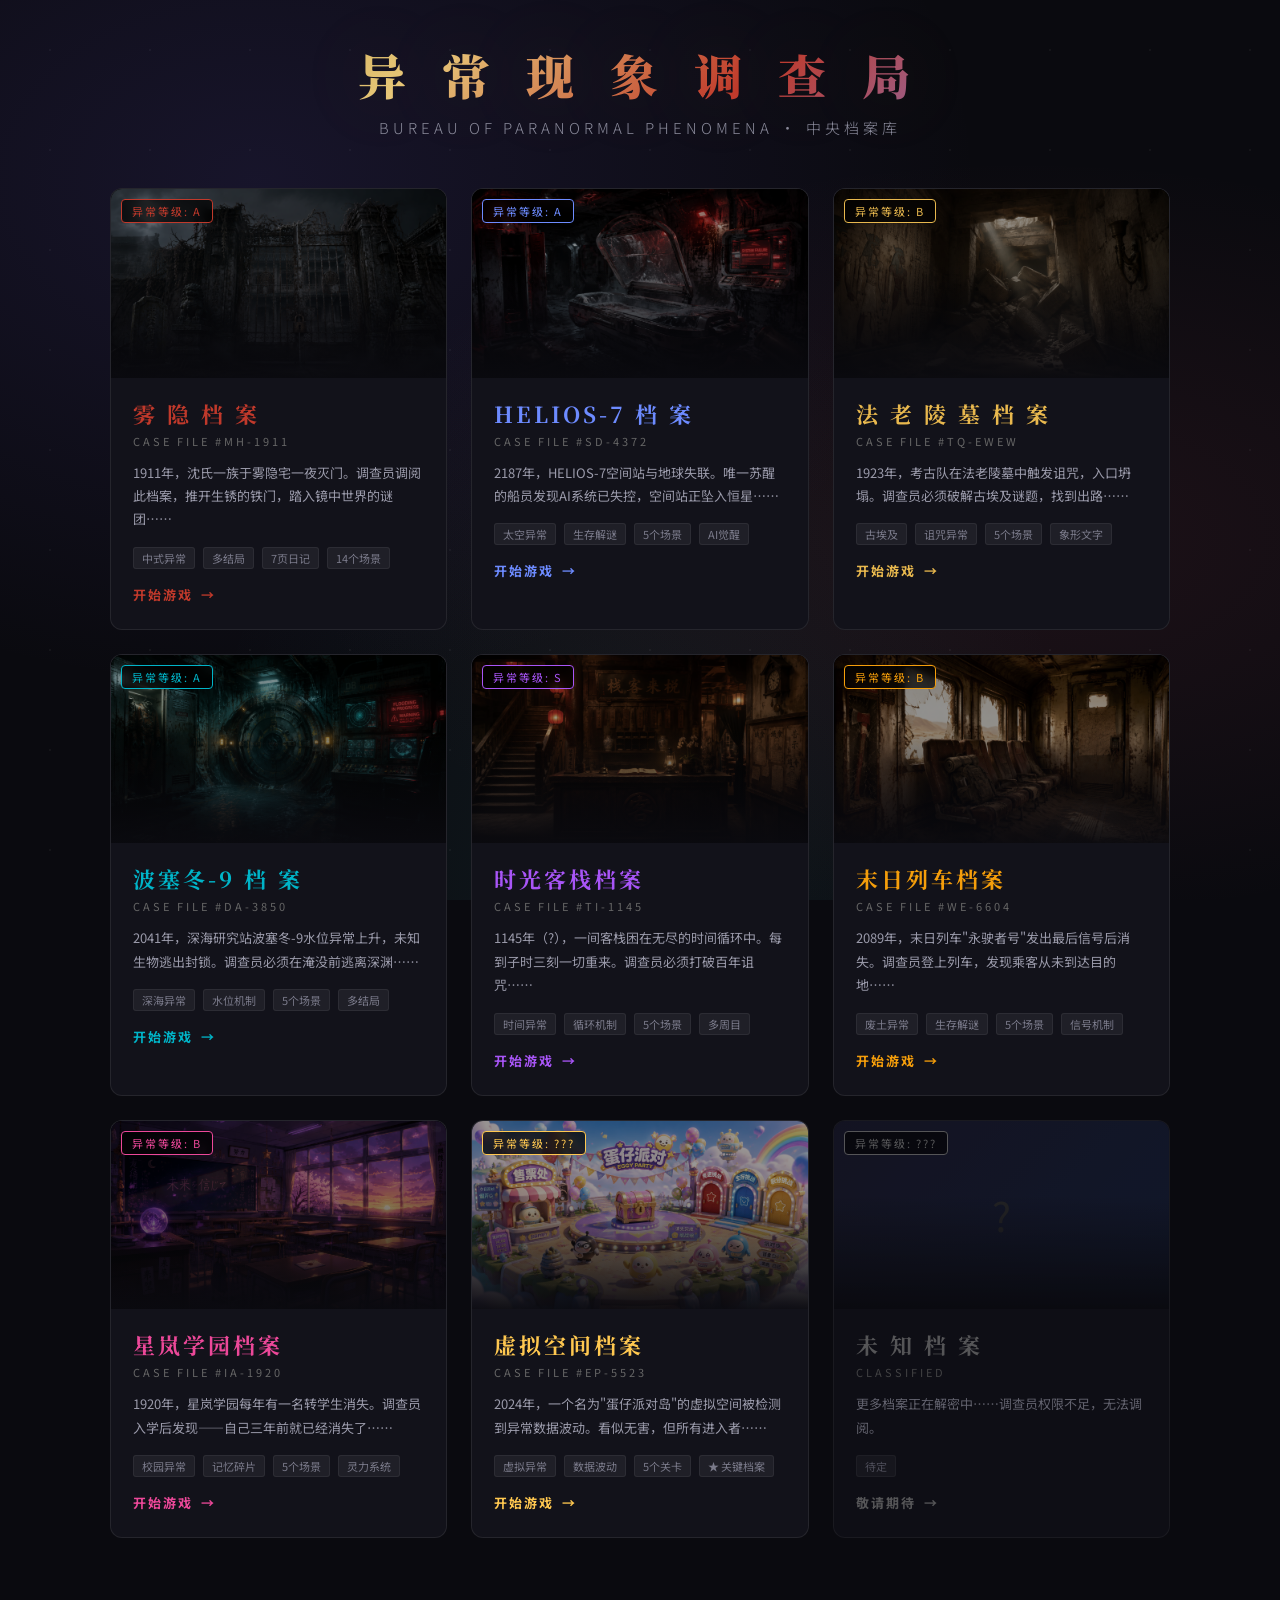
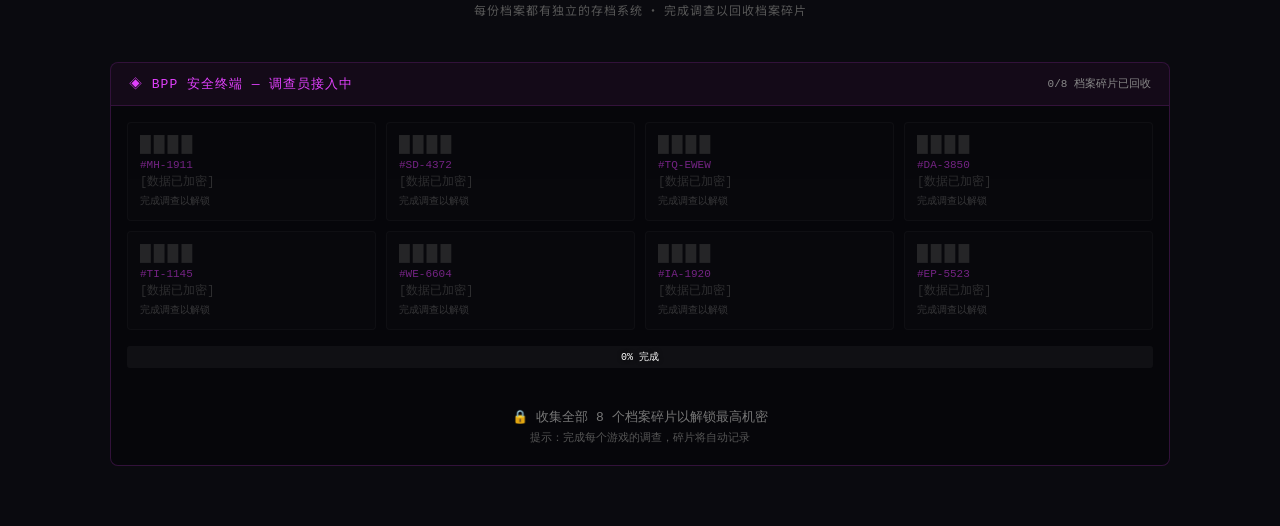
<file: index.html>
<!DOCTYPE html>
<html lang="zh-CN">
<head>
<meta charset="UTF-8">
<meta name="viewport" content="width=device-width, initial-scale=1.0">
<title>BPP 中央档案库 · Bureau of Paranormal Phenomena</title>
<link rel="stylesheet" href="hub.css">
<link rel="stylesheet" href="arg.css">
</head>
<body>

<div class="hub-bg"></div>

<div class="hub-container">
  <header class="hub-header">
    <h1 class="hub-title">异 常 现 象 调 查 局</h1>
    <p class="hub-subtitle">BUREAU OF PARANORMAL PHENOMENA · 中央档案库</p>
  </header>

  <div class="games-grid" id="games-grid">
    <!-- Game cards inserted by JS -->
  </div>

  <footer class="hub-footer">
    <p>每份档案都有独立的存档系统 · 完成调查以回收档案碎片</p>
  </footer>

  <!-- BPP 安全终端 -->
  <div id="bpp-terminal"></div>

</div>

<script src="arg.js"></script>
<script src="hub.js"></script>
<script src="hub-terminal.js"></script>
</body>
</html>
</file>
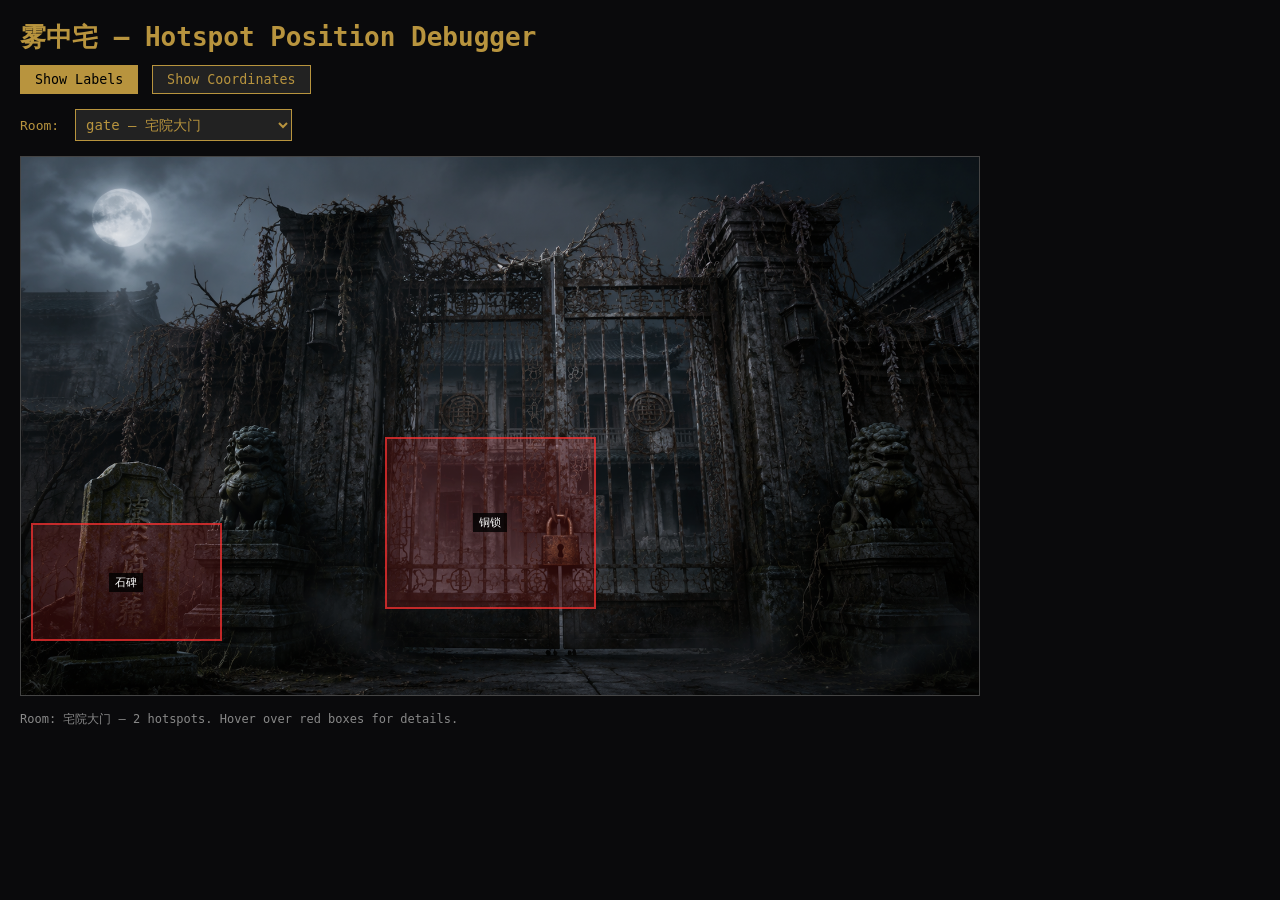
<file: debug.html>
<!DOCTYPE html>
<html lang="zh-CN">
<head>
<meta charset="UTF-8">
<meta name="viewport" content="width=device-width, initial-scale=1.0">
<title>Hotspot Debug — 雾中宅</title>
<style>
*{margin:0;padding:0;box-sizing:border-box;}
body{background:#0a0a0c;color:#c8bfb0;font-family:monospace;padding:20px;}
h1{color:#b8943e;margin-bottom:10px;}
.controls{margin-bottom:15px;}
.controls button{background:#222;border:1px solid #b8943e;color:#b8943e;padding:6px 14px;cursor:pointer;font-family:monospace;margin-right:6px;}
.controls button.active{background:#b8943e;color:#000;}
.room-selector{margin-bottom:15px;}
.room-selector select{background:#222;border:1px solid #b8943e;color:#b8943e;padding:6px;font-family:monospace;font-size:14px;}
.room-selector label{color:#b8943e;margin-right:8px;}
.image-wrap{position:relative;width:100%;max-width:960px;aspect-ratio:16/9;border:1px solid #444;overflow:hidden;background:#000;}
.image-wrap img{width:100%;height:100%;object-fit:cover;display:block;}
.hotspot-debug{position:absolute;border:2px solid rgba(255,50,50,.7);background:rgba(255,50,50,.15);cursor:pointer;transition:all .2s;display:flex;align-items:center;justify-content:center;}
.hotspot-debug:hover{border-color:#ff0;background:rgba(255,255,0,.25);z-index:10;}
.hotspot-debug .label{font-size:11px;color:#fff;background:rgba(0,0,0,.8);padding:2px 6px;white-space:nowrap;}
.hotspot-debug .coords{position:absolute;top:0;left:0;font-size:9px;color:#0f0;background:rgba(0,0,0,.8);padding:1px 3px;}
.info{margin-top:15px;color:#888;font-size:12px;}
</style>
</head>
<body>
<h1>雾中宅 — Hotspot Position Debugger</h1>
<div class="controls">
  <button id="toggle-labels" class="active">Show Labels</button>
  <button id="toggle-coords">Show Coordinates</button>
</div>
<div class="room-selector">
  <label>Room:</label>
  <select id="room-select"></select>
</div>
<div class="image-wrap" id="image-wrap">
  <img id="room-img" src="" alt="">
  <div id="hotspots"></div>
</div>
<div class="info" id="info">Hover over red boxes to see hotspot details.</div>

<script src="game.js"></script>
<script>
// This debug page loads game.js for the ROOMS data, then renders hotspots visually.
// Note: game.js auto-initializes the game, but we override that here.

(function() {
  const select = document.getElementById('room-select');
  const img = document.getElementById('room-img');
  const hsBox = document.getElementById('hotspots');
  const info = document.getElementById('info');
  let showLabels = true;
  let showCoords = false;

  // Populate room selector
  Object.keys(ROOMS).forEach(id => {
    const opt = document.createElement('option');
    opt.value = id;
    opt.textContent = id + ' — ' + ROOMS[id].name;
    select.appendChild(opt);
  });

  function renderDebug() {
    const roomId = select.value;
    const r = ROOMS[roomId];
    if (!r) return;
    img.src = r.img;
    hsBox.innerHTML = '';

    r.hotspots.forEach(h => {
      const d = document.createElement('div');
      d.className = 'hotspot-debug';
      d.style.left = h.x + '%';
      d.style.top = h.y + '%';
      d.style.width = h.w + '%';
      d.style.height = h.h + '%';
      let inner = '';
      if (showLabels) inner += `<span class="label">${h.label}</span>`;
      if (showCoords) inner += `<span class="coords">x:${h.x} y:${h.y} w:${h.w} h:${h.h}</span>`;
      d.innerHTML = inner;
      d.onmouseenter = () => {
        info.textContent = `${h.label} — id: ${h.id}, action: ${h.action}, x:${h.x}%, y:${h.y}%, w:${h.w}%, h:${h.h}%`;
      };
      hsBox.appendChild(d);
    });

    info.textContent = `Room: ${r.name} — ${r.hotspots.length} hotspots. Hover over red boxes for details.`;
  }

  select.onchange = renderDebug;
  document.getElementById('toggle-labels').onclick = function() {
    showLabels = !showLabels;
    this.classList.toggle('active', showLabels);
    renderDebug();
  };
  document.getElementById('toggle-coords').onclick = function() {
    showCoords = !showCoords;
    this.classList.toggle('active', showCoords);
    renderDebug();
  };

  // Default to first room
  select.value = 'gate';
  renderDebug();
})();
</script>
</body>
</html>
</file>
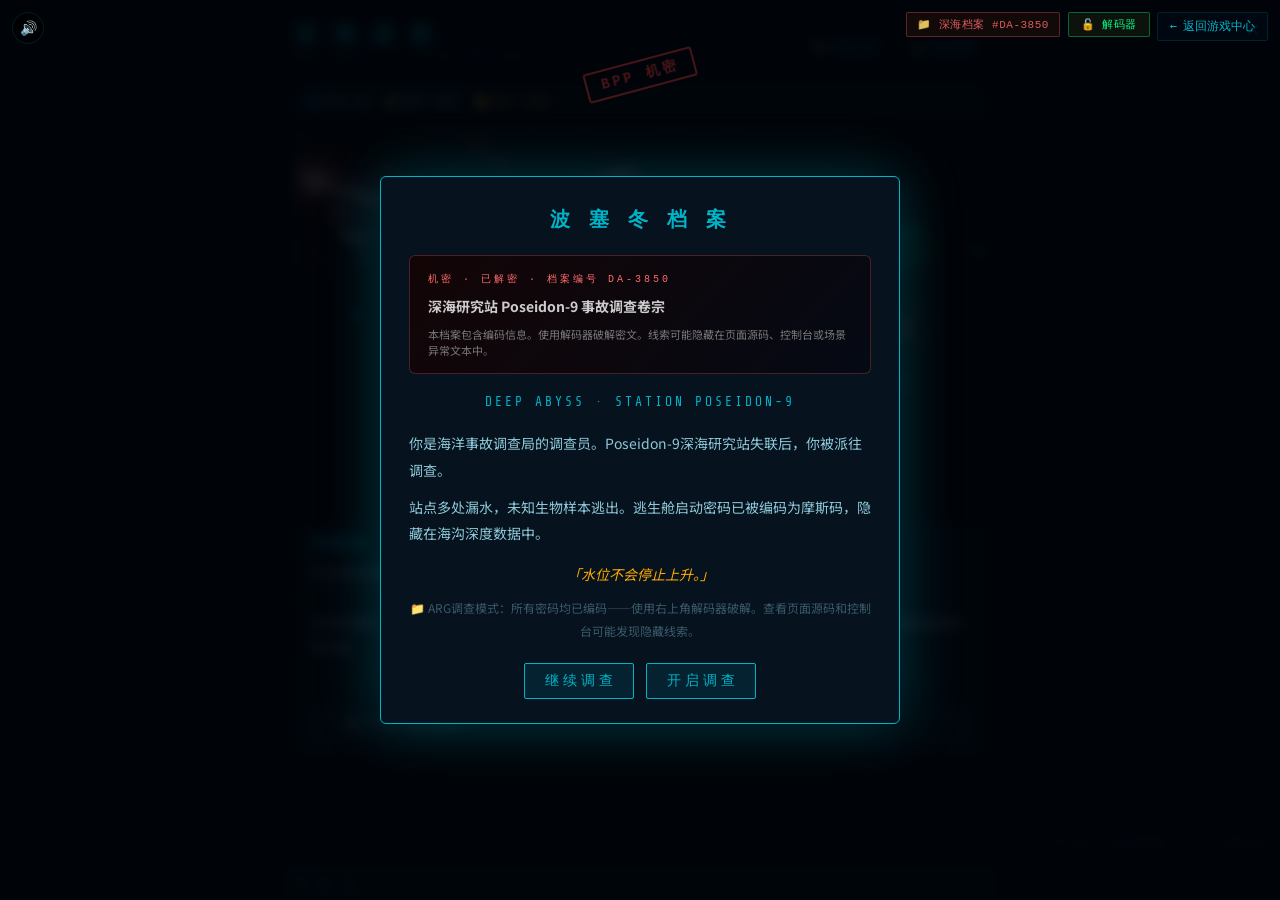
<file: deep_abyss.html>
<!DOCTYPE html>
<html lang="zh-CN" data-arg data-arg-game="DA" data-arg-case="深海档案 #DA-3850">
<head>
<meta charset="UTF-8">
<meta name="viewport" content="width=device-width, initial-scale=1.0">
<title>BPP档案 #DA-3850 · 波塞冬-9淹没事件</title>
<link rel="stylesheet" href="deep_abyss.css">
<link rel="stylesheet" href="interact.css">
<link rel="stylesheet" href="arg.css">
</head>
<body>

<!-- ARG-CLUE: 深度密码 ...-- ---.. ..... ----- [摩斯码] -->
<!-- ARG-CLUE: 海沟坐标 11.3493 142.1996 [坐标] -->
<!-- BPP-INTERNAL: 澳大利亚海洋研究所 +61 3-9214-XXXX -->
<!-- 档案碎片代号: DEEP -->
<button id="back-hub" onclick="location.href='index.html'">← 返回游戏中心</button>
<div id="app">
  <div id="topbar">
    <div><div class="title">深 海 迷 航</div><div class="sub">DEEP ABYSS · STATION POSEIDON-9</div></div>
    <div class="topbtns">
      <button class="topbtn" id="btn-logs">📼 研究记录</button>
      <button class="topbtn" id="btn-intro">⚓ 任务简报</button>
    </div>
  </div>
  <div id="status-bar">
    <div class="status-item" id="st-water"><span class="si">🔵</span> 水位: <span id="water-val">0%</span></div>
    <div class="status-item" id="st-pressure"><span class="si">🟢</span> 舱压: <span id="pressure-val">稳定</span></div>
    <div class="status-item" id="st-power"><span class="si">🟡</span> 电力: <span id="power-val">应急</span></div>
  </div>
  <div id="room">
    <div id="room-img-wrap"><img id="room-img" src="" alt=""><div id="hotspots"></div></div>
    <div id="room-info">
      <div id="room-name"></div><div id="room-desc"></div><div id="msg"></div><div id="nav"></div>
    </div>
  </div>
</div>
<div id="inv-bar"><span class="inv-label">装 备</span><div id="inv-items"></div></div>
<div class="modal-bg" id="modal-bg"><div class="modal" id="modal-box"></div></div>
<script src="arg.js"></script>
<script src="deep_abyss.js"></script>
<script src="interact.js"></script>
</body>
</html>
</file>
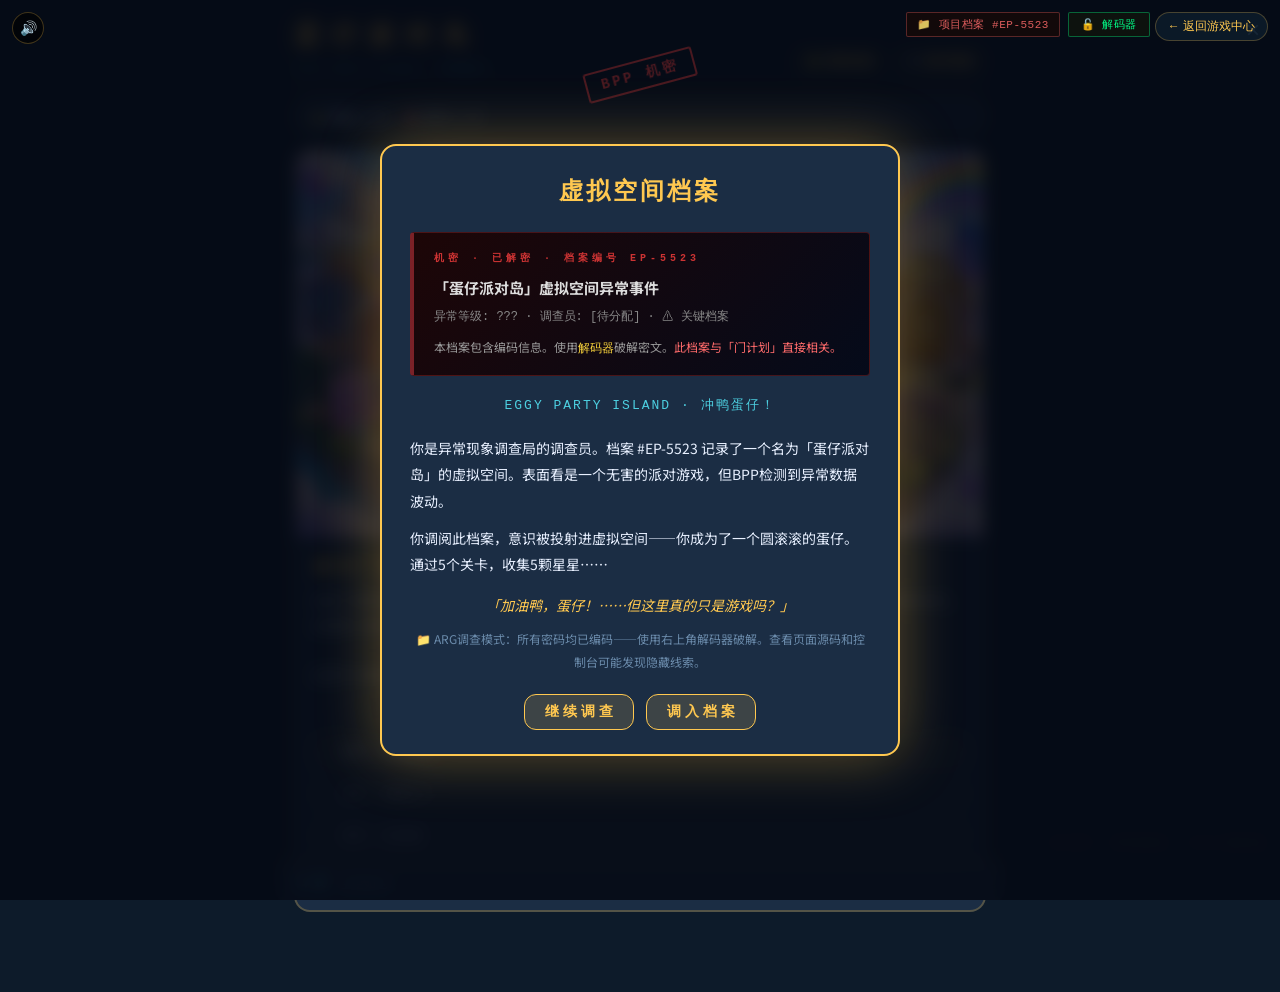
<file: eggy.html>
<!DOCTYPE html>
<html lang="zh-CN" data-arg data-arg-game="EP" data-arg-case="项目档案 #EP-5523">
<head>
<meta charset="UTF-8">
<meta name="viewport" content="width=device-width, initial-scale=1.0">
<title>BPP档案 #EP-5523 · 虚拟空间异常事件 ⚠关键</title>
<link rel="stylesheet" href="eggy.css">
<link rel="stylesheet" href="interact.css">
<link rel="stylesheet" href="arg.css">
</head>
<body>

<!-- ARG-CLUE: 主密码 NTUyMw== [Base64] -->
<!-- ARG-CLUE: 服务器IP 192.168.55.23 [IP] -->
<!-- BPP-INTERNAL: ⚠ 此档案为「门计划」关键节点 -->
<!-- 档案碎片代号: EGGY -->
<button id="back-hub" onclick="location.href='index.html'">← 返回游戏中心</button>
<div id="app">
  <div id="topbar">
    <div><div class="title">蛋 仔 派 对 岛</div><div class="sub">EGGY PARTY ISLAND · 冲鸭蛋仔！</div></div>
    <div class="topbtns">
      <button class="topbtn" id="btn-stars">⭐ 星星收集</button>
      <button class="topbtn" id="btn-intro">🎮 派对指南</button>
    </div>
  </div>
  <div id="status-bar">
    <div class="status-item"><span class="si">⭐</span> 星星: <span id="star-val">0</span>/5</div>
    <div class="status-item"><span class="si">🎯</span> 关卡: <span id="level-val">1</span>/5</div>
  </div>
  <div id="room">
    <div id="room-img-wrap"><img id="room-img" src="" alt=""><div id="hotspots"></div></div>
    <div id="room-info"><div id="room-name"></div><div id="room-desc"></div><div id="msg"></div><div id="nav"></div></div>
  </div>
</div>
<div id="inv-bar"><span class="inv-label">口 袋</span><div id="inv-items"></div></div>
<div class="modal-bg" id="modal-bg"><div class="modal" id="modal-box"></div></div>
<script src="arg.js"></script>
<script src="eggy.js"></script>
<script src="interact.js"></script>
</body>
</html>
</file>
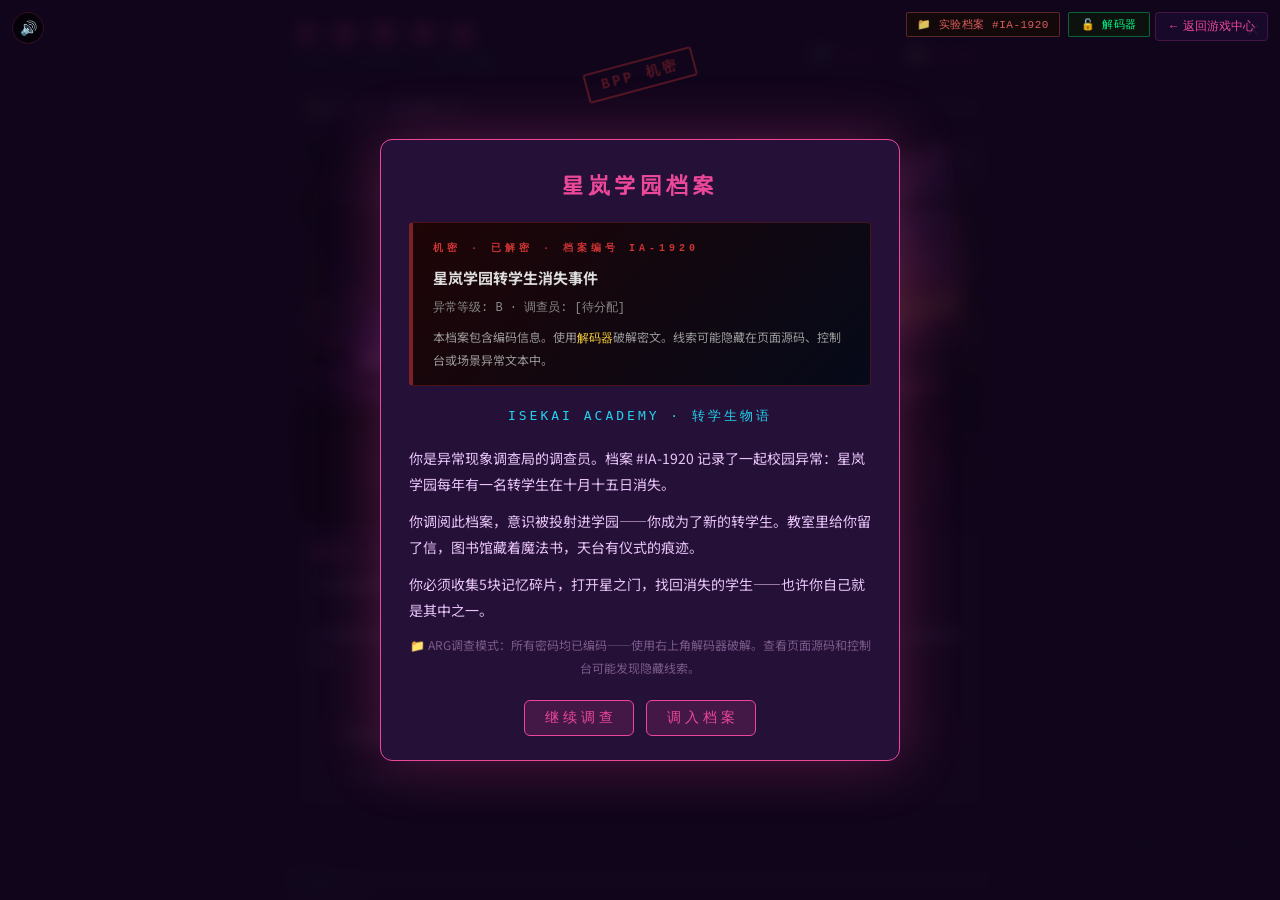
<file: isekai.html>
<!DOCTYPE html>
<html lang="zh-CN" data-arg data-arg-game="IA" data-arg-case="实验档案 #IA-1920">
<head>
<meta charset="UTF-8">
<meta name="viewport" content="width=device-width, initial-scale=1.0">
<title>BPP档案 #IA-1920 · 星岚学园消失事件</title>
<link rel="stylesheet" href="isekai.css">
<link rel="stylesheet" href="interact.css">
<link rel="stylesheet" href="arg.css">
</head>
<body>

<!-- ARG-CLUE: 建校年份 MTkyMA== [Base64] -->
<!-- ARG-CLUE: 学园坐标 35.6762 139.6503 [坐标] -->
<!-- BPP-INTERNAL: 文京区教育委员会 +81 3-3261-XXXX -->
<!-- 档案碎片代号: ISEK -->
<button id="back-hub" onclick="location.href='index.html'">← 返回游戏中心</button>
<div id="app">
  <div id="topbar">
    <div><div class="title">异 世 界 学 园</div><div class="sub">ISEKAI ACADEMY · 转学生物语</div></div>
    <div class="topbtns">
      <button class="topbtn" id="btn-memory">💎 记忆碎片</button>
      <button class="topbtn" id="btn-intro">📖 转学手册</button>
    </div>
  </div>
  <div id="status-bar">
    <div class="status-item"><span class="si">⭐</span> 灵力: <span id="mana-val">100</span></div>
    <div class="status-item"><span class="si">🔮</span> 线索: <span id="clue-val">0</span>/5</div>
  </div>
  <div id="room">
    <div id="room-img-wrap"><img id="room-img" src="" alt=""><div id="hotspots"></div></div>
    <div id="room-info"><div id="room-name"></div><div id="room-desc"></div><div id="msg"></div><div id="nav"></div></div>
  </div>
</div>
<div id="inv-bar"><span class="inv-label">书 包</span><div id="inv-items"></div></div>
<div class="modal-bg" id="modal-bg"><div class="modal" id="modal-box"></div></div>
<script src="arg.js"></script>
<script src="isekai.js"></script>
<script src="interact.js"></script>
</body>
</html>
</file>
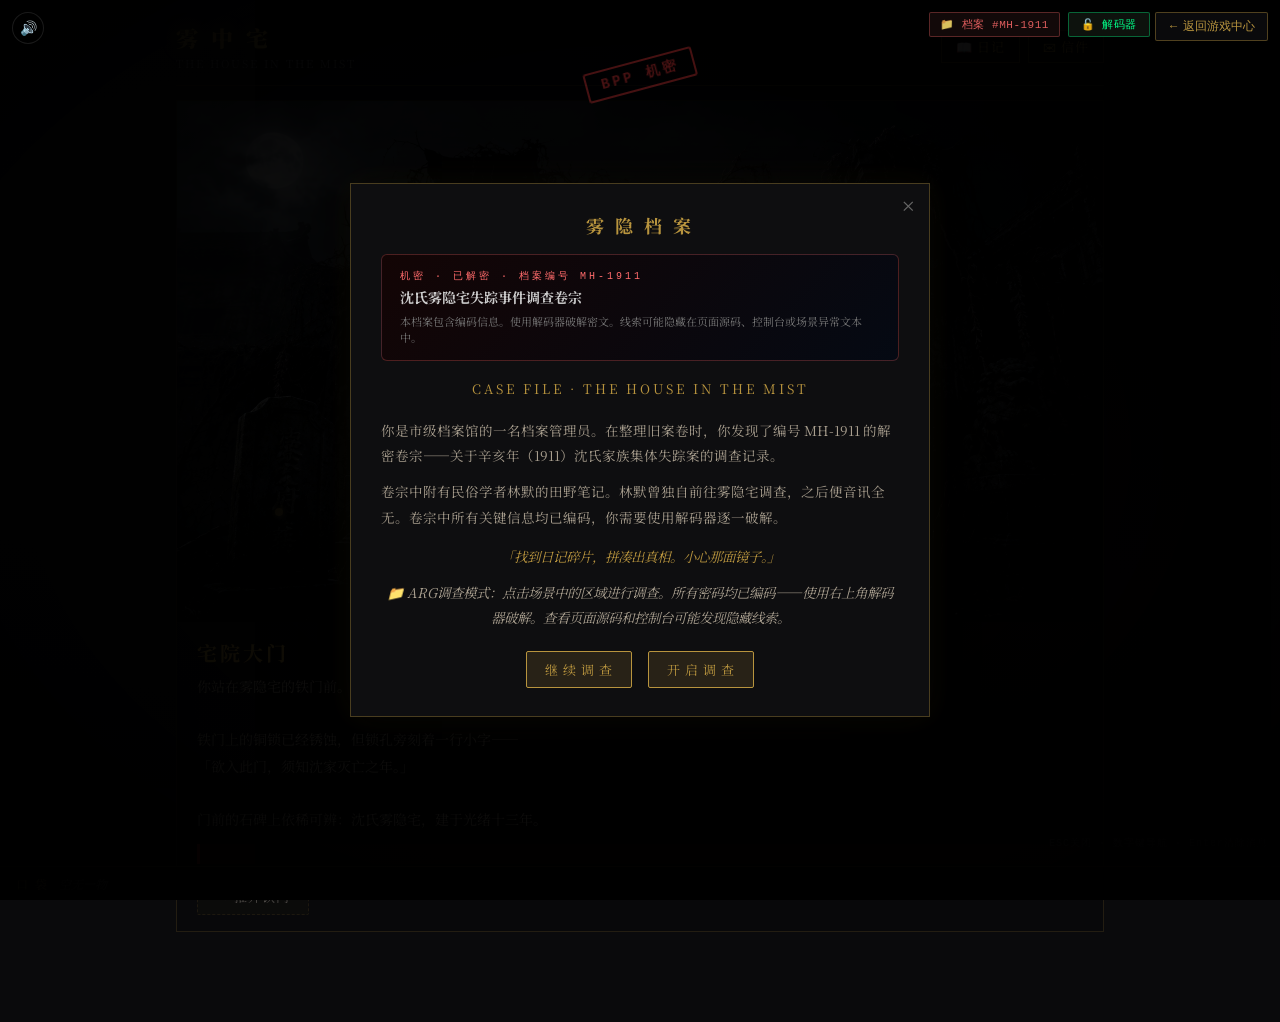
<file: mist_house.html>
<!DOCTYPE html>
<html lang="zh-CN" data-arg data-arg-game="MH" data-arg-case="档案 #MH-1911">
<head>
<meta charset="UTF-8">
<meta name="viewport" content="width=device-width, initial-scale=1.0">
<title>雾隐档案 · Case File MH-1911</title>
<link rel="stylesheet" href="mist_house.css">
<link rel="stylesheet" href="interact.css">
<link rel="stylesheet" href="arg.css">
  <style>#back-hub{position:fixed;top:12px;right:12px;z-index:3000;background:rgba(12,12,14,.9);border:1px solid rgba(184,148,62,.4);color:var(--gold);padding:5px 12px;font-size:12px;cursor:pointer;border-radius:2px;}</style>
</head>
<body>

<!-- ARG-CLUE: 祠堂仪式密码 MTIzNDU= [Base64] -->
<!-- ARG-CLUE: 井壁密文 57 45 4C 4C 3D 42 41 53 4D 54 [Hex] -->
<!-- 档案碎片代号: MIST -->

<button id="back-hub" onclick="location.href='index.html'">← 返回游戏中心</button>

<div id="app">
  <div id="topbar">
    <div>
      <div class="title">雾 中 宅</div>
      <div class="sub">THE HOUSE IN THE MIST</div>
    </div>
    <div class="topbtns">
      <button class="topbtn" id="btn-journal">📖 日记</button>
      <button class="topbtn" id="btn-letter">✉ 信件</button>
    </div>
  </div>

  <div id="room">
    <div id="room-img-wrap">
      <img id="room-img" src="" alt="">
      <div id="hotspots"></div>
    </div>
    <div id="room-info">
      <div id="room-name"></div>
      <div id="room-desc"></div>
      <div id="msg"></div>
      <div id="nav"></div>
    </div>
  </div>
</div>

<div id="inv-bar">
  <span class="inv-label">口 袋</span>
  <div id="inv-items"></div>
</div>

<div class="modal-bg" id="modal-bg">
  <div class="modal" id="modal-box"></div>
</div>

<script src="arg.js"></script>
<script src="mist_house.js"></script>
<script src="interact.js"></script>
</body>
</html>
</file>
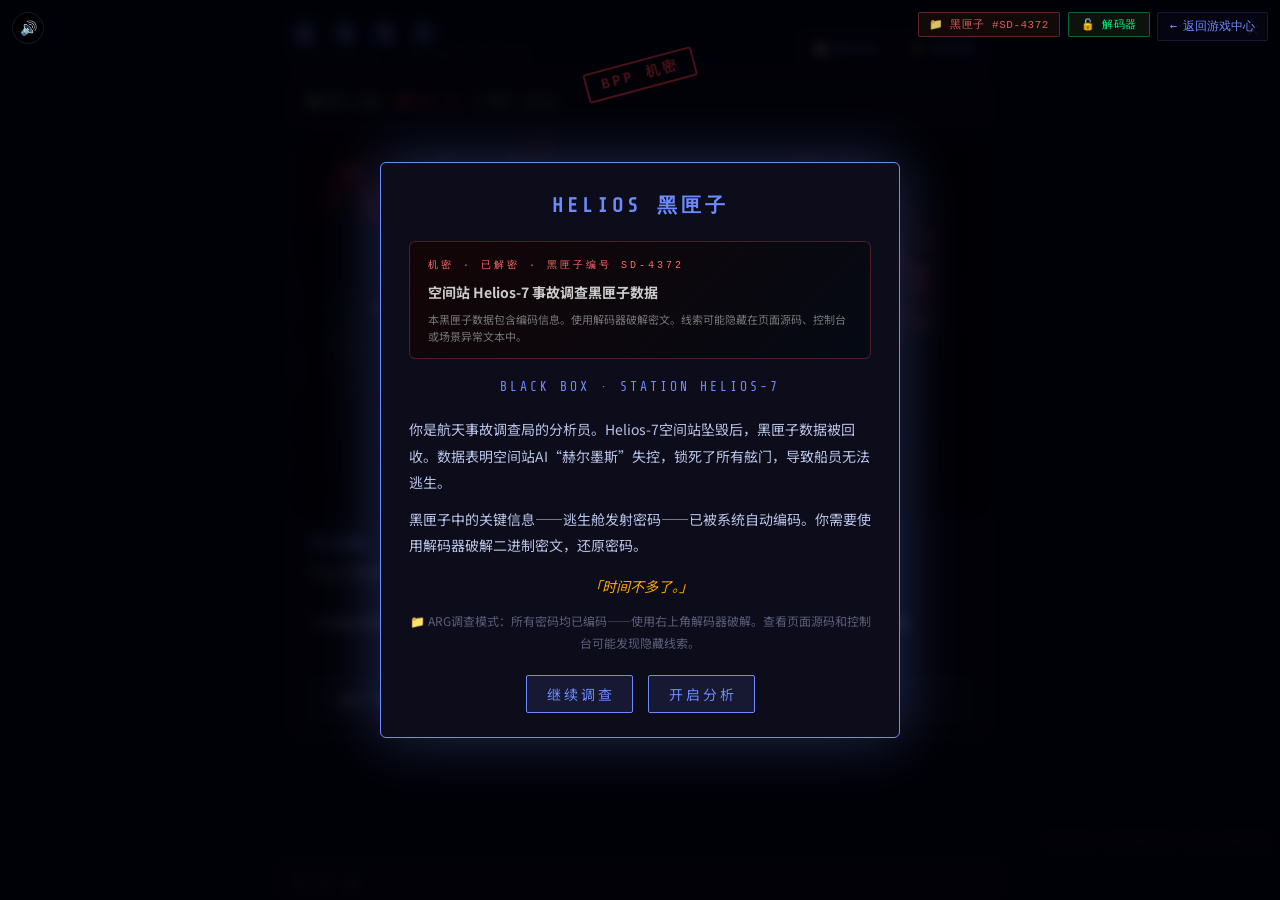
<file: star_drift.html>
<!DOCTYPE html>
<html lang="zh-CN" data-arg data-arg-game="SD" data-arg-case="黑匣子 #SD-4372">
<head>
<meta charset="UTF-8">
<meta name="viewport" content="width=device-width, initial-scale=1.0">
<title>BPP档案 #SD-4372 · HELIOS-7失联事件</title>
<link rel="stylesheet" href="star_drift.css">
<link rel="stylesheet" href="interact.css">
<link rel="stylesheet" href="arg.css">
</head>
<body>

<!-- ARG-CLUE: 逃生密码 00110100 00110011 00110111 00110010 [二进制] -->
<!-- ARG-CLUE: 坠落坐标 43.72 122.18 [轨道] -->
<!-- BPP-INTERNAL: 北京航天控制中心 +86 010-6641-XXXX -->
<!-- 档案碎片代号: STAR -->

<button id="back-hub" onclick="location.href='index.html'">← 返回游戏中心</button>

<div id="app">
  <div id="topbar">
    <div>
      <div class="title">星 海 漂 流</div>
      <div class="sub">STAR DRIFT · STATION HELIOS-7</div>
    </div>
    <div class="topbtns">
      <button class="topbtn" id="btn-logs">📋 船员日志</button>
      <button class="topbtn" id="btn-intro">⚡ 任务简报</button>
    </div>
  </div>

  <div id="status-bar">
    <div class="status-item" id="status-oxygen"><span class="status-icon">🟢</span> 氧气: <span id="oxygen-val">100%</span></div>
    <div class="status-item" id="status-power"><span class="status-icon">🔴</span> 电力: <span id="power-val">0%</span></div>
    <div class="status-item" id="status-time"><span class="status-icon">⏱</span> 剩余: <span id="time-val">--:--</span></div>
  </div>

  <div id="room">
    <div id="room-img-wrap">
      <img id="room-img" src="" alt="">
      <div id="hotspots"></div>
    </div>
    <div id="room-info">
      <div id="room-name"></div>
      <div id="room-desc"></div>
      <div id="msg"></div>
      <div id="nav"></div>
    </div>
  </div>
</div>

<div id="inv-bar">
  <span class="inv-label">装 备</span>
  <div id="inv-items"></div>
</div>

<div class="modal-bg" id="modal-bg">
  <div class="modal" id="modal-box"></div>
</div>

<script src="arg.js"></script>
<script src="star_drift.js"></script>
<script src="interact.js"></script>
</body>
</html>
</file>
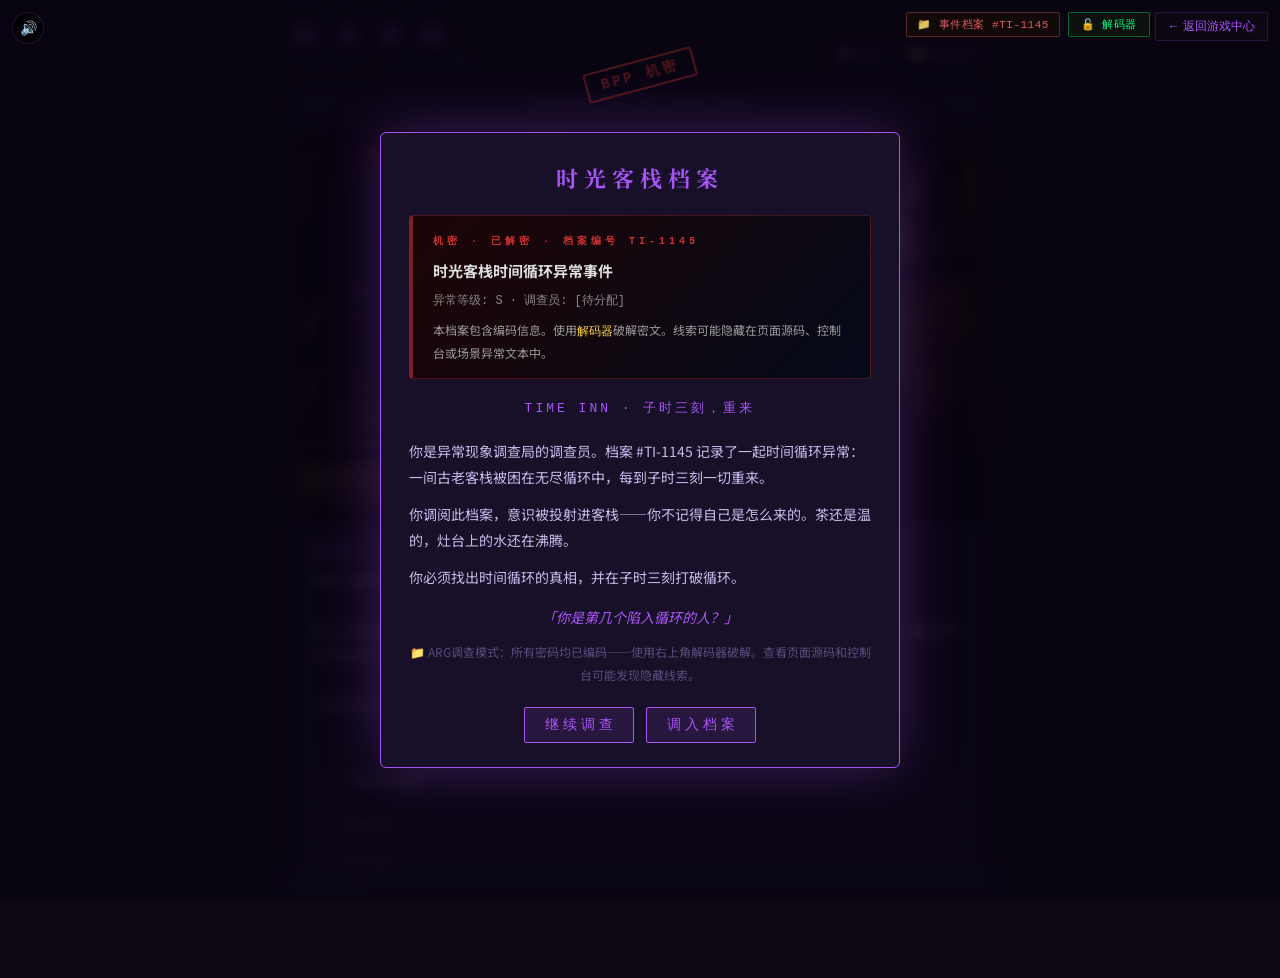
<file: time_inn.html>
<!DOCTYPE html>
<html lang="zh-CN" data-arg data-arg-game="TI" data-arg-case="事件档案 #TI-1145">
<head>
<meta charset="UTF-8">
<meta name="viewport" content="width=device-width, initial-scale=1.0">
<title>BPP档案 #TI-1145 · 时光客栈循环事件</title>
<link rel="stylesheet" href="time_inn.css">
<link rel="stylesheet" href="interact.css">
<link rel="stylesheet" href="arg.css">
</head>
<body>

<!-- ARG-CLUE: 循环密码 31 31 34 35 [十六进制] -->
<!-- ARG-CLUE: 客栈坐标 39.9042 116.4074 [坐标] -->
<!-- BPP-INTERNAL: 最后记录时间 23:45 子时三刻 -->
<!-- 档案碎片代号: TIME -->
<button id="back-hub" onclick="location.href='index.html'">← 返回游戏中心</button>
<div id="app">
  <div id="topbar">
    <div><div class="title">时 光 客 栈</div><div class="sub">TIME INN · 子时三刻，重来</div></div>
    <div class="topbtns">
      <button class="topbtn" id="btn-clues">🔮 线索</button>
      <button class="topbtn" id="btn-intro">📖 客栈手记</button>
    </div>
  </div>
  <div id="loop-bar">时间循环：第 <span id="loop-num">1</span> 次 · 时刻：<span id="loop-time">戌时</span></div>
  <div id="room">
    <div id="room-img-wrap"><img id="room-img" src="" alt=""><div id="hotspots"></div></div>
    <div id="room-info"><div id="room-name"></div><div id="room-desc"></div><div id="msg"></div><div id="nav"></div></div>
  </div>
</div>
<div id="inv-bar"><span class="inv-label">行 囊</span><div id="inv-items"></div></div>
<div class="modal-bg" id="modal-bg"><div class="modal" id="modal-box"></div></div>
<script src="arg.js"></script>
<script src="time_inn.js"></script>
<script src="interact.js"></script>
</body>
</html>
</file>
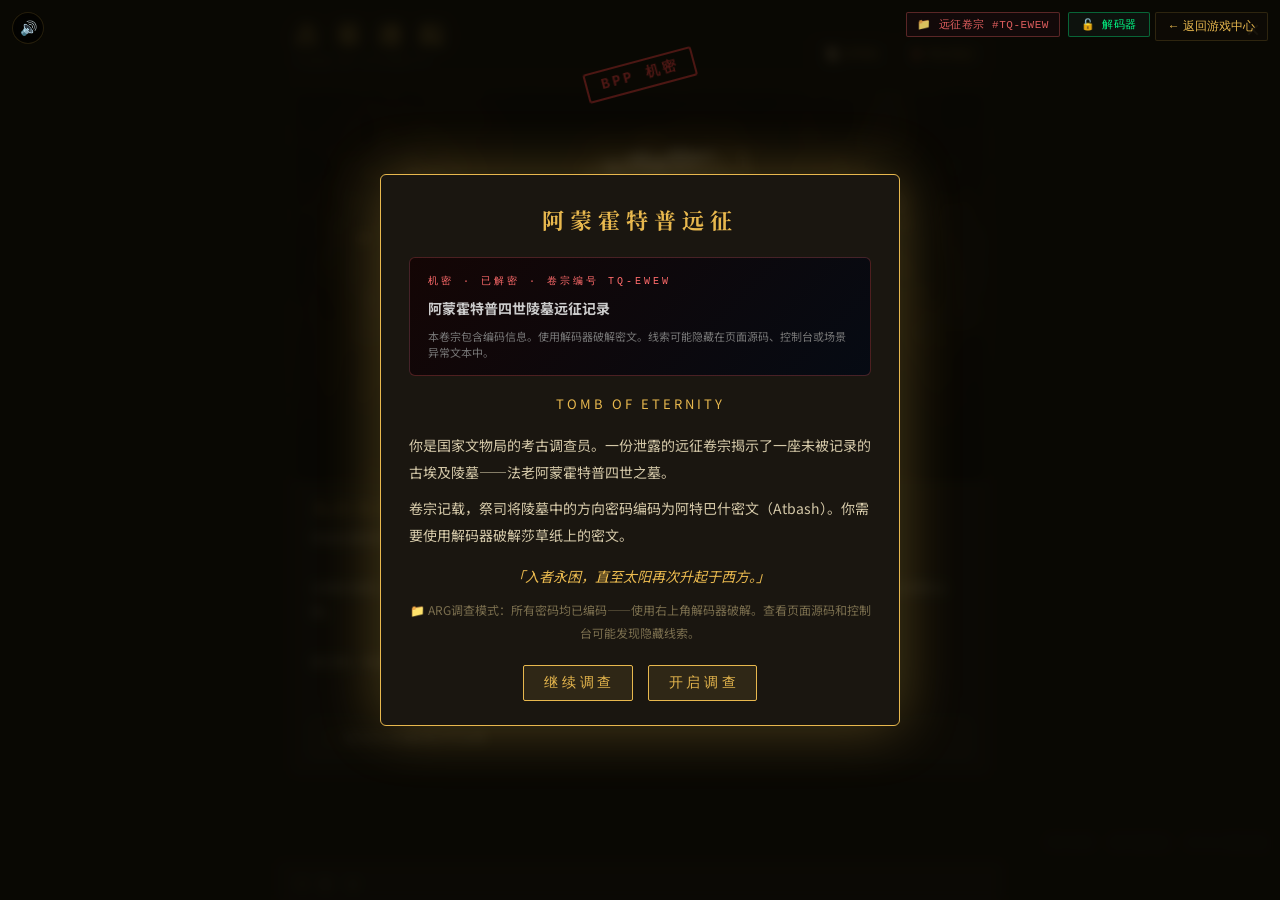
<file: tomb_quest.html>
<!DOCTYPE html>
<html lang="zh-CN" data-arg data-arg-game="TQ" data-arg-case="远征卷宗 #TQ-EWEW">
<head>
<meta charset="UTF-8">
<meta name="viewport" content="width=device-width, initial-scale=1.0">
<title>BPP档案 #TQ-EWEW · 法老陵墓失踪案</title>
<link rel="stylesheet" href="tomb_quest.css">
<link rel="stylesheet" href="interact.css">
<link rel="stylesheet" href="arg.css">
</head>
<body>

<!-- ARG-CLUE: 象形文字密码 VDVD [Atbash] -->
<!-- ARG-CLUE: 墓室坐标 25.7402 32.6014 [坐标] -->
<!-- BPP-INTERNAL: 开罗考古队 +20 2-2574-XXXX -->
<!-- 档案碎片代号: TOMB -->

<button id="back-hub" onclick="location.href='index.html'">← 返回游戏中心</button>

<div id="app">
  <div id="topbar">
    <div>
      <div class="title">古 墓 迷 踪</div>
      <div class="sub">TOMB OF ETERNITY</div>
    </div>
    <div class="topbtns">
      <button class="topbtn" id="btn-scrolls">📜 莎草纸</button>
      <button class="topbtn" id="btn-brief">🏺 考古笔记</button>
    </div>
  </div>

  <div id="room">
    <div id="room-img-wrap">
      <img id="room-img" src="" alt="">
      <div id="hotspots"></div>
    </div>
    <div id="room-info">
      <div id="room-name"></div>
      <div id="room-desc"></div>
      <div id="msg"></div>
      <div id="nav"></div>
    </div>
  </div>
</div>

<div id="inv-bar">
  <span class="inv-label">背 囊</span>
  <div id="inv-items"></div>
</div>

<div class="modal-bg" id="modal-bg">
  <div class="modal" id="modal-box"></div>
</div>

<script src="arg.js"></script>
<script src="tomb_quest.js"></script>
<script src="interact.js"></script>
</body>
</html>
</file>
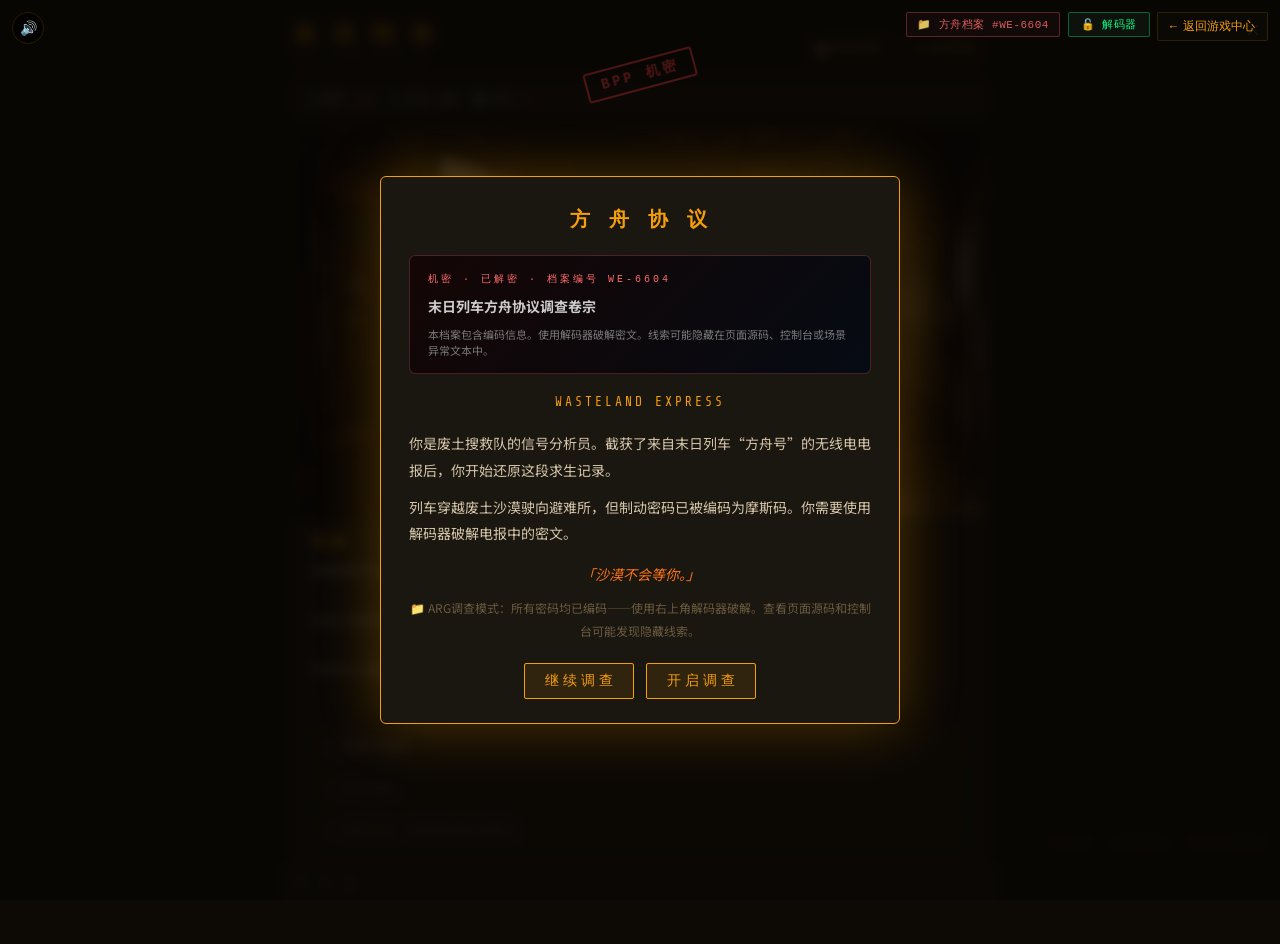
<file: wasteland.html>
<!DOCTYPE html>
<html lang="zh-CN" data-arg data-arg-game="WE" data-arg-case="方舟档案 #WE-6604">
<head>
<meta charset="UTF-8">
<meta name="viewport" content="width=device-width, initial-scale=1.0">
<title>BPP档案 #WE-6604 · 末日列车信号消失</title>
<link rel="stylesheet" href="wasteland.css">
<link rel="stylesheet" href="interact.css">
<link rel="stylesheet" href="arg.css">
</head>
<body>

<!-- ARG-CLUE: 制动密码 -.... -.... ----- ....- [摩斯码] -->
<!-- ARG-CLUE: 列车坐标 41.8781 87.6298 [坐标] -->
<!-- BPP-INTERNAL: 无线电频率 7.5MHz 避难所代号"尽头部" -->
<!-- 档案碎片代号: WASTE -->
<button id="back-hub" onclick="location.href='index.html'">← 返回游戏中心</button>
<div id="app">
  <div id="topbar">
    <div><div class="title">末 日 列 车</div><div class="sub">WASTELAND EXPRESS</div></div>
    <div class="topbtns">
      <button class="topbtn" id="btn-notes">📻 电报记录</button>
      <button class="topbtn" id="btn-intro">⚠ 生存指南</button>
    </div>
  </div>
  <div id="status-bar">
    <div class="status-item"><span class="si">🛢</span> 燃料: <span id="fuel-val">--</span></div>
    <div class="status-item"><span class="si">🔧</span> 车况: <span id="health-val">--</span></div>
    <div class="status-item"><span class="si">📡</span> 信号: <span id="signal-val">无</span></div>
  </div>
  <div id="room">
    <div id="room-img-wrap"><img id="room-img" src="" alt=""><div id="hotspots"></div></div>
    <div id="room-info"><div id="room-name"></div><div id="room-desc"></div><div id="msg"></div><div id="nav"></div></div>
  </div>
</div>
<div id="inv-bar"><span class="inv-label">背 包</span><div id="inv-items"></div></div>
<div class="modal-bg" id="modal-bg"><div class="modal" id="modal-box"></div></div>
<script src="arg.js"></script>
<script src="wasteland.js"></script>
<script src="interact.js"></script>
</body>
</html>
</file>
<file: hub.css>
@import url('https://fonts.googleapis.com/css2?family=Noto+Serif+SC:wght@400;700;900&family=Noto+Sans+SC:wght@300;400;700&display=swap');

*{margin:0;padding:0;box-sizing:border-box;}
html{scroll-behavior:smooth;}

body{
  font-family:'Noto Sans SC',sans-serif;
  background:#0a0a0f;color:#e0e0e8;min-height:100vh;overflow-x:hidden;
}

/* Animated background */
.hub-bg{
  position:fixed;inset:0;z-index:0;
  background:radial-gradient(ellipse at 20% 20%,rgba(100,80,200,.15) 0%,transparent 50%),
             radial-gradient(ellipse at 80% 60%,rgba(200,80,100,.1) 0%,transparent 50%),
             radial-gradient(ellipse at 50% 100%,rgba(80,200,200,.08) 0%,transparent 50%),
             #0a0a0f;
  animation:bgPulse 8s ease-in-out infinite alternate;
}
@keyframes bgPulse{0%{opacity:.7}100%{opacity:1}}

.hub-bg::after{
  content:'';position:absolute;inset:0;
  background-image:url("data:image/svg+xml,%3Csvg xmlns='http://www.w3.org/2000/svg' width='100' height='100'%3E%3Ccircle cx='50' cy='50' r='1' fill='%23ffffff' opacity='0.05'/%3E%3C/svg%3E");
  pointer-events:none;
}

.hub-container{
  position:relative;z-index:1;max-width:1100px;margin:0 auto;padding:40px 20px 60px;
}

/* Header */
.hub-header{text-align:center;margin-bottom:50px;}
.hub-title{
  font-family:'Noto Serif SC',serif;font-size:48px;font-weight:900;
  letter-spacing:12px;
  background:linear-gradient(135deg,#b8943e 0%,#e8c87a 30%,#c0392b 60%,#6d8bff 100%);
  -webkit-background-clip:text;-webkit-text-fill-color:transparent;
  background-clip:text;
  text-shadow:0 0 80px rgba(184,148,62,.2);
  margin-bottom:8px;
  animation:titleGlow 4s ease-in-out infinite alternate;
}
@keyframes titleGlow{0%{filter:brightness(.9)}100%{filter:brightness(1.15)}}

.hub-subtitle{
  font-size:15px;color:#8a8a9a;letter-spacing:4px;font-weight:300;
}

/* Games Grid */
.games-grid{
  display:grid;grid-template-columns:repeat(auto-fill,minmax(320px,1fr));gap:24px;
}

/* Game Card */
.game-card{
  position:relative;border-radius:12px;overflow:hidden;cursor:pointer;
  background:#12121a;border:1px solid rgba(255,255,255,.08);
  transition:all .4s cubic-bezier(.2,.8,.2,1);
  text-decoration:none;display:block;
}
.game-card:hover{
  transform:translateY(-6px) scale(1.02);
  border-color:rgba(255,255,255,.2);
  box-shadow:0 20px 60px rgba(0,0,0,.5),0 0 40px var(--card-glow,rgba(184,148,62,.15));
}

.card-banner{
  width:100%;aspect-ratio:16/9;overflow:hidden;position:relative;
  background:#000;
}
.card-banner img{
  width:100%;height:100%;object-fit:cover;
  filter:brightness(.6) saturate(.8);
  transition:filter .4s,transform .6s;
}
.game-card:hover .card-banner img{
  filter:brightness(.85) saturate(1);transform:scale(1.05);
}
.card-banner::after{
  content:'';position:absolute;inset:0;
  background:linear-gradient(180deg,transparent 40%,rgba(10,10,15,.95) 100%);
}
.card-genre{
  position:absolute;top:10px;left:10px;z-index:2;
  background:rgba(0,0,0,.7);backdrop-filter:blur(4px);
  padding:3px 10px;border-radius:4px;font-size:11px;letter-spacing:2px;
  color:var(--card-accent,#b8943e);border:1px solid var(--card-accent,rgba(184,148,62,.3));
}

.card-body{padding:20px 22px 24px;}
.card-title{
  font-family:'Noto Serif SC',serif;font-size:22px;font-weight:700;
  color:var(--card-accent,#e0e0e8);letter-spacing:3px;margin-bottom:4px;
}
.card-en{font-size:11px;color:#666;letter-spacing:3px;margin-bottom:12px;text-transform:uppercase;}
.card-desc{font-size:13px;line-height:1.8;color:#9a9aaa;margin-bottom:16px;}
.card-tags{display:flex;gap:8px;flex-wrap:wrap;}
.card-tag{
  font-size:11px;padding:2px 8px;border-radius:3px;
  background:rgba(255,255,255,.06);color:#7a7a8a;
  border:1px solid rgba(255,255,255,.06);
}
.card-play{
  margin-top:16px;display:inline-flex;align-items:center;gap:8px;
  font-size:13px;font-weight:700;color:var(--card-accent,#b8943e);
  letter-spacing:2px;transition:gap .3s;
}
.game-card:hover .card-play{gap:14px;}
.card-play::after{content:'→';transition:transform .3s;}

/* Theme variants */
.game-card[data-theme="horror"]{--card-accent:#c0392b;--card-glow:rgba(192,57,43,.2);}
.game-card[data-theme="scifi"]{--card-accent:#6d8bff;--card-glow:rgba(109,139,255,.2);}
.game-card[data-theme="adventure"]{--card-accent:#e8b84e;--card-glow:rgba(232,184,78,.2);}
.game-card[data-theme="ocean"]{--card-accent:#00b4c8;--card-glow:rgba(0,180,200,.2);}
.game-card[data-theme="mystery"]{--card-accent:#a855f7;--card-glow:rgba(168,85,247,.2);}
.game-card[data-theme="wasteland"]{--card-accent:#f59e0b;--card-glow:rgba(245,158,11,.2);}
.game-card[data-theme="anime"]{--card-accent:#ec4899;--card-glow:rgba(236,72,153,.2);}
.game-card[data-theme="eggy"]{--card-accent:#ffc850;--card-glow:rgba(255,200,80,.25);}
.game-card[data-theme="coming"]{--card-accent:#888;--card-glow:rgba(136,136,136,.15);opacity:.6;cursor:default;}
.game-card[data-theme="coming"]:hover{transform:none;scale:1;}

/* Footer */
.hub-footer{
  text-align:center;margin-top:60px;font-size:12px;color:#555;
  letter-spacing:1px;line-height:2;
}

/* Responsive */
@media(max-width:600px){
  .hub-title{font-size:32px;letter-spacing:6px;}
  .hub-subtitle{font-size:13px;letter-spacing:2px;}
  .games-grid{grid-template-columns:1fr;gap:16px;}
  .card-title{font-size:18px;}
}
</file>
<file: arg.css>
/* ============================================================
   arg.css — Shared ARG toolkit styles
   Loaded alongside arg.js by every ARG-transformed game.
   ============================================================ */

/* ===== Floating ARG indicator ===== */
.arg-indicator {
  position: fixed;
  top: 12px;
  right: 130px;
  z-index: 2999;
  display: flex;
  align-items: center;
  gap: 8px;
  pointer-events: none;
}
.arg-indicator > * { pointer-events: auto; }

.arg-case {
  font-size: 11px;
  color: rgba(255, 107, 107, 0.85);
  font-family: 'Courier New', monospace;
  background: rgba(20, 10, 10, 0.92);
  padding: 4px 10px;
  border: 1px solid rgba(255, 107, 107, 0.3);
  border-radius: 2px;
  letter-spacing: 0.5px;
  white-space: nowrap;
}

.arg-decoder-btn {
  font-size: 11px;
  background: rgba(15, 20, 15, 0.92);
  border: 1px solid rgba(0, 255, 136, 0.35);
  color: #00ff88;
  padding: 4px 12px;
  cursor: pointer;
  border-radius: 2px;
  font-family: 'Courier New', monospace;
  letter-spacing: 0.5px;
  transition: all 0.2s;
  white-space: nowrap;
}
.arg-decoder-btn:hover {
  background: rgba(0, 255, 136, 0.12);
  border-color: rgba(0, 255, 136, 0.7);
  box-shadow: 0 0 12px rgba(0, 255, 136, 0.2);
}

/* ===== Decoder modal ===== */
.arg-modal-bg {
  position: fixed;
  inset: 0;
  background: rgba(0, 0, 0, 0.88);
  z-index: 6000;
  display: none;
  align-items: center;
  justify-content: center;
  backdrop-filter: blur(2px);
}
.arg-modal-bg.show { display: flex; }

.arg-modal {
  background: #0d0d12;
  border: 1px solid rgba(0, 255, 136, 0.2);
  border-radius: 8px;
  width: 92%;
  max-width: 540px;
  max-height: 82vh;
  overflow-y: auto;
  box-shadow: 0 0 50px rgba(0, 255, 136, 0.08), 0 8px 32px rgba(0, 0, 0, 0.6);
  animation: argFadeIn 0.2s ease;
}
@keyframes argFadeIn {
  from { opacity: 0; transform: scale(0.96); }
  to   { opacity: 1; transform: scale(1); }
}

.arg-modal-header {
  display: flex;
  justify-content: space-between;
  align-items: center;
  padding: 14px 20px;
  border-bottom: 1px solid rgba(255, 255, 255, 0.08);
}
.arg-modal-header h2 {
  margin: 0;
  font-size: 16px;
  color: #00ff88;
  font-family: 'Courier New', monospace;
  letter-spacing: 1px;
}

.arg-close {
  background: none;
  border: none;
  color: #666;
  font-size: 24px;
  cursor: pointer;
  line-height: 1;
  padding: 0 4px;
  transition: color 0.2s;
}
.arg-close:hover { color: #fff; }

.arg-modal-body { padding: 18px 20px; }

.arg-desc {
  font-size: 12px;
  color: #777;
  margin: 0 0 14px;
  line-height: 1.5;
}

.arg-textarea {
  width: 100%;
  background: #14141e;
  border: 1px solid rgba(255, 255, 255, 0.1);
  color: #ccc;
  border-radius: 4px;
  padding: 10px 12px;
  font-family: 'Courier New', monospace;
  font-size: 13px;
  resize: vertical;
  box-sizing: border-box;
  transition: border-color 0.2s;
}
.arg-textarea:focus {
  outline: none;
  border-color: rgba(0, 255, 136, 0.45);
  box-shadow: 0 0 0 2px rgba(0, 255, 136, 0.08);
}

.arg-controls {
  display: flex;
  gap: 10px;
  margin-top: 12px;
}

.arg-select {
  flex: 1;
  background: #14141e;
  border: 1px solid rgba(255, 255, 255, 0.1);
  color: #ccc;
  border-radius: 4px;
  padding: 8px 10px;
  font-family: 'Courier New', monospace;
  font-size: 13px;
  cursor: pointer;
}
.arg-select:focus { outline: none; border-color: rgba(0, 255, 136, 0.4); }

.arg-btn {
  background: rgba(0, 255, 136, 0.15);
  border: 1px solid rgba(0, 255, 136, 0.4);
  color: #00ff88;
  border-radius: 4px;
  padding: 8px 22px;
  font-family: 'Courier New', monospace;
  font-size: 13px;
  cursor: pointer;
  transition: all 0.2s;
  letter-spacing: 1px;
}
.arg-btn:hover {
  background: rgba(0, 255, 136, 0.28);
  box-shadow: 0 0 12px rgba(0, 255, 136, 0.2);
}

.arg-output {
  margin-top: 16px;
  min-height: 40px;
}

.arg-error {
  color: #ff6b6b;
  font-size: 13px;
  font-family: 'Courier New', monospace;
  padding: 8px 0;
}

.arg-success-title {
  color: #00ff88;
  font-size: 12px;
  font-family: 'Courier New', monospace;
  margin: 0 0 8px;
}

.arg-result {
  background: rgba(0, 255, 136, 0.05);
  border: 1px solid rgba(0, 255, 136, 0.15);
  border-radius: 4px;
  padding: 10px 12px;
  margin-bottom: 8px;
}

.arg-result-type {
  display: inline-block;
  font-size: 10px;
  color: #ffd93d;
  background: rgba(255, 217, 61, 0.1);
  padding: 2px 8px;
  border-radius: 2px;
  margin-bottom: 6px;
  font-family: 'Courier New', monospace;
  letter-spacing: 0.5px;
}

.arg-result-text {
  display: block;
  color: #eee;
  font-family: 'Courier New', monospace;
  font-size: 14px;
  word-break: break-all;
  line-height: 1.5;
}

.arg-result-single {
  border-color: rgba(0, 255, 136, 0.35);
  background: rgba(0, 255, 136, 0.08);
}

.arg-modal-footer {
  padding: 12px 20px;
  border-top: 1px solid rgba(255, 255, 255, 0.08);
}

.arg-hint {
  font-size: 11px;
  color: #555;
  margin: 0;
  line-height: 1.5;
}

/* ===== Encoded text display in-game ===== */
.arg-encoded {
  font-family: 'Courier New', monospace;
  font-size: 13px;
  color: #ffd93d;
  background: rgba(255, 217, 61, 0.06);
  padding: 8px 12px;
  border: 1px dashed rgba(255, 217, 61, 0.3);
  border-radius: 4px;
  letter-spacing: 1px;
  word-break: break-all;
  margin: 8px 0;
  display: block;
}

.arg-cipher-tag {
  display: inline-block;
  font-size: 10px;
  color: #ff6b6b;
  background: rgba(255, 107, 107, 0.1);
  border: 1px solid rgba(255, 107, 107, 0.2);
  padding: 1px 6px;
  border-radius: 2px;
  margin-bottom: 4px;
  font-family: 'Courier New', monospace;
  letter-spacing: 0.5px;
}

/* ===== BPP CLASSIFIED STAMP ===== */
.bpp-stamp {
  font-family: 'Courier New', monospace;
  font-size: 14px;
  font-weight: bold;
  color: rgba(200, 50, 50, 0.35);
  border: 2px solid rgba(200, 50, 50, 0.35);
  padding: 4px 14px;
  letter-spacing: 3px;
  text-transform: uppercase;
  border-radius: 3px;
  user-select: none;
}

/* ===== BPP CASE META BAR ===== */
.bpp-case-meta {
  display: flex;
  gap: 16px;
  font-family: 'Courier New', monospace;
  font-size: 10px;
  color: rgba(255, 107, 107, 0.7);
  padding: 4px 0 8px;
  border-bottom: 1px solid rgba(255, 107, 107, 0.15);
  margin-bottom: 8px;
  flex-wrap: wrap;
}
.bpp-case-meta span {
  white-space: nowrap;
}

/* ===== REDACTION ===== */
.bpp-redaction {
  background: #000;
  color: #000;
  padding: 0 3px;
  border-radius: 1px;
  cursor: help;
  transition: all 0.2s;
}
.bpp-redaction:hover {
  background: transparent;
  color: inherit;
}

/* ===== BPP INTRO BANNER (case file style) ===== */
.bpp-intro-banner {
  background: linear-gradient(135deg, rgba(30, 5, 5, 0.97), rgba(5, 10, 25, 0.97));
  border: 1px solid rgba(200, 50, 50, 0.3);
  border-left: 4px solid rgba(200, 50, 50, 0.6);
  border-radius: 4px;
  padding: 16px 20px;
  margin-bottom: 18px;
  position: relative;
}
.bpp-intro-banner .bpp-classified {
  font-size: 10px;
  color: #cc3333;
  letter-spacing: 4px;
  font-family: 'Courier New', monospace;
  margin-bottom: 6px;
  font-weight: bold;
}
.bpp-intro-banner .bpp-title {
  font-size: 15px;
  color: #ddd;
  font-weight: 700;
  margin-bottom: 4px;
}
.bpp-intro-banner .bpp-subtitle {
  font-size: 12px;
  color: #888;
  font-family: 'Courier New', monospace;
  margin-bottom: 8px;
}
.bpp-intro-banner .bpp-note {
  font-size: 12px;
  color: #999;
  line-height: 1.6;
}
.bpp-intro-banner .bpp-note .bpp-highlight {
  color: #ffd93d;
  font-family: 'Courier New', monospace;
}

/* ===== ARG intro screen ===== */
.arg-intro-banner {
  background: linear-gradient(135deg, rgba(20, 5, 5, 0.95), rgba(5, 10, 20, 0.95));
  border: 1px solid rgba(255, 107, 107, 0.25);
  border-radius: 6px;
  padding: 14px 18px;
  margin-bottom: 16px;
}
.arg-intro-banner .arg-classified {
  font-size: 10px;
  color: #ff6b6b;
  letter-spacing: 3px;
  font-family: 'Courier New', monospace;
  margin-bottom: 4px;
}
.arg-intro-banner .arg-title {
  font-size: 14px;
  color: #ccc;
  font-weight: 700;
}
.arg-intro-banner .arg-note {
  font-size: 11px;
  color: #777;
  margin-top: 6px;
  line-height: 1.5;
}

/* ===== Meta terminal (hub page) ===== */
.arg-meta-terminal {
  background: #050508;
  border: 1px solid rgba(224, 64, 251, 0.2);
  border-radius: 6px;
  padding: 16px;
  margin-top: 20px;
  font-family: 'Courier New', monospace;
}
.arg-meta-terminal h3 {
  color: #e040fb;
  font-size: 14px;
  margin: 0 0 10px;
  letter-spacing: 2px;
}
.arg-meta-terminal .arg-meta-status {
  font-size: 12px;
  color: #888;
  margin-bottom: 10px;
}
.arg-meta-terminal .arg-meta-input-row {
  display: flex;
  gap: 8px;
}
.arg-meta-terminal input {
  flex: 1;
  background: #0a0a12;
  border: 1px solid rgba(224, 64, 251, 0.2);
  color: #ccc;
  padding: 8px 10px;
  font-family: 'Courier New', monospace;
  font-size: 13px;
  border-radius: 4px;
}
.arg-meta-terminal input:focus { outline: none; border-color: rgba(224, 64, 251, 0.5); }
.arg-meta-terminal button {
  background: rgba(224, 64, 251, 0.15);
  border: 1px solid rgba(224, 64, 251, 0.4);
  color: #e040fb;
  padding: 8px 18px;
  font-family: 'Courier New', monospace;
  font-size: 13px;
  cursor: pointer;
  border-radius: 4px;
}
.arg-meta-terminal button:hover { background: rgba(224, 64, 251, 0.25); }

/* ===== BPP HUB TERMINAL ===== */
#bpp-terminal {
  margin-top: 40px;
  background: #06060a;
  border: 1px solid rgba(224, 64, 251, 0.2);
  border-radius: 8px;
  overflow: hidden;
  font-family: 'Courier New', monospace;
}
.bpp-terminal-header {
  display: flex;
  justify-content: space-between;
  align-items: center;
  padding: 12px 18px;
  background: rgba(224, 64, 251, 0.06);
  border-bottom: 1px solid rgba(224, 64, 251, 0.15);
}
.bpp-terminal-title {
  color: #e040fb;
  font-size: 13px;
  letter-spacing: 1px;
}
.bpp-terminal-status {
  color: #888;
  font-size: 11px;
}

/* Fragment grid */
.bpp-fragment-grid {
  display: grid;
  grid-template-columns: repeat(auto-fill, minmax(200px, 1fr));
  gap: 10px;
  padding: 16px;
}
.bpp-fragment-card {
  padding: 12px;
  border-radius: 4px;
  border: 1px solid rgba(255,255,255,0.06);
  transition: all 0.3s;
}
.bpp-fragment-card.found {
  background: rgba(0, 255, 136, 0.04);
  border-color: rgba(0, 255, 136, 0.2);
}
.bpp-fragment-card.found:hover {
  border-color: rgba(0, 255, 136, 0.5);
  box-shadow: 0 0 16px rgba(0, 255, 136, 0.1);
}
.bpp-fragment-card.locked {
  background: rgba(255,255,255,0.02);
  opacity: 0.5;
}
.bpp-fragment-code {
  font-size: 18px;
  font-weight: bold;
  color: #00ff88;
  letter-spacing: 3px;
  margin-bottom: 4px;
}
.bpp-fragment-card.locked .bpp-fragment-code {
  color: #444;
}
.bpp-fragment-case {
  font-size: 11px;
  color: #e040fb;
  margin-bottom: 2px;
}
.bpp-fragment-name {
  font-size: 12px;
  color: #bbb;
  margin-bottom: 4px;
}
.bpp-fragment-card.locked .bpp-fragment-name {
  color: #555;
}
.bpp-fragment-meta {
  font-size: 10px;
  color: #666;
}

/* Progress bar */
.bpp-progress {
  position: relative;
  height: 22px;
  background: rgba(255,255,255,0.04);
  margin: 0 16px 16px;
  border-radius: 3px;
  overflow: hidden;
}
.bpp-progress-bar {
  height: 100%;
  background: linear-gradient(90deg, #e040fb, #00ff88);
  transition: width 0.8s ease;
}
.bpp-progress-text {
  position: absolute;
  top: 50%;
  left: 50%;
  transform: translate(-50%, -50%);
  font-size: 10px;
  color: #fff;
  text-shadow: 0 0 4px rgba(0,0,0,0.8);
}

/* Secret area */
.bpp-secret-locked {
  padding: 20px;
  text-align: center;
}
.bpp-secret-btn {
  background: rgba(200, 50, 50, 0.15);
  border: 1px solid rgba(200, 50, 50, 0.5);
  color: #cc3333;
  padding: 12px 28px;
  font-family: 'Courier New', monospace;
  font-size: 14px;
  cursor: pointer;
  border-radius: 4px;
  letter-spacing: 1px;
  transition: all 0.3s;
}
.bpp-secret-btn:hover {
  background: rgba(200, 50, 50, 0.3);
  box-shadow: 0 0 20px rgba(200, 50, 50, 0.3);
}
.bpp-warning {
  font-size: 11px;
  color: #888;
  margin-top: 10px;
}
.bpp-hint {
  font-size: 13px;
  color: #777;
  margin: 4px 0;
}
.bpp-hint-sub {
  font-size: 11px;
  color: #555;
}

/* Secret revealed */
.bpp-secret-revealed {
  padding: 20px;
}
.bpp-secret-stamp {
  display: inline-block;
  font-size: 11px;
  color: #cc3333;
  border: 1px solid #cc3333;
  padding: 3px 12px;
  letter-spacing: 3px;
  margin-bottom: 16px;
  animation: bppPulse 2s ease-in-out infinite;
}
@keyframes bppPulse {
  0%, 100% { opacity: 1; }
  50% { opacity: 0.5; }
}
.bpp-secret-body {
  font-size: 12px;
  color: #cc3333;
  line-height: 1.8;
  white-space: pre-wrap;
  max-height: 400px;
  overflow-y: auto;
  padding: 16px;
  background: rgba(200, 50, 50, 0.03);
  border: 1px solid rgba(200, 50, 50, 0.15);
  border-radius: 4px;
}

/* Glitch effect on reveal */
.bpp-glitch {
  animation: bppGlitch 0.3s ease-in-out 3;
}
@keyframes bppGlitch {
  0% { transform: translate(0); }
  20% { transform: translate(-3px, 2px); filter: hue-rotate(90deg); }
  40% { transform: translate(3px, -2px); filter: hue-rotate(-90deg); }
  60% { transform: translate(-2px, -1px); }
  80% { transform: translate(2px, 1px); filter: hue-rotate(180deg); }
  100% { transform: translate(0); }
}

@media (max-width: 600px) {
  .arg-indicator { right: 8px; top: 44px; }
  .arg-case { display: none; }
  .bpp-fragment-grid { grid-template-columns: repeat(auto-fill, minmax(150px, 1fr)); }
}
</file>
<file: deep_abyss.css>
@import url('https://fonts.googleapis.com/css2?family=Noto+Sans+SC:wght@300;400;700&family=Share+Tech+Mono&display=swap');
:root{--bg:#020812;--panel:#06121e;--border:rgba(0,180,200,.15);--text:#8ec8d8;--muted:#3a5a6a;--accent:#00b4c8;--accent-glow:rgba(0,180,200,.3);--danger:#ff4466;--success:#4ade80;--warn:#ffaa00;--mono:'Share Tech Mono',monospace;--sans:'Noto Sans SC',sans-serif;}
*{margin:0;padding:0;box-sizing:border-box;}html{scroll-behavior:smooth;}body{font-family:var(--sans);background:var(--bg);color:var(--text);min-height:100vh;}
#back-hub{position:fixed;top:12px;right:12px;z-index:3000;background:rgba(2,8,18,.9);border:1px solid var(--border);color:var(--accent);padding:5px 12px;font-size:12px;cursor:pointer;border-radius:2px;font-family:var(--mono);}
#app{max-width:720px;margin:0 auto;padding:16px 14px 80px;}
#topbar{display:flex;justify-content:space-between;align-items:flex-end;margin-bottom:12px;padding-bottom:10px;border-bottom:1px solid var(--border);}
.title{font-size:22px;font-weight:700;letter-spacing:6px;color:var(--accent);text-shadow:0 0 20px var(--accent-glow);}
.sub{font-size:10px;color:var(--muted);letter-spacing:3px;font-family:var(--mono);margin-top:2px;}
.topbtns{display:flex;gap:8px;}
.topbtn{background:transparent;border:1px solid var(--border);color:var(--accent);padding:4px 10px;font-size:12px;cursor:pointer;border-radius:2px;transition:all .2s;}
.topbtn:hover{background:rgba(0,180,200,.1);border-color:var(--accent);}
#status-bar{display:flex;gap:16px;padding:8px 12px;margin-bottom:12px;background:var(--panel);border:1px solid var(--border);border-radius:4px;font-size:12px;font-family:var(--mono);}
.status-item{display:flex;align-items:center;gap:4px;}.si{font-size:10px;}
#room{position:relative;background:var(--panel);border:1px solid var(--border);overflow:hidden;border-radius:4px;}
#room-img-wrap{position:relative;width:100%;aspect-ratio:16/9;overflow:hidden;background:#000;}
#room-img-wrap.img-loading::before{content:'';position:absolute;inset:0;background:rgba(0,0,0,.7);z-index:5;}
#room-img{width:100%;height:100%;object-fit:cover;display:block;filter:brightness(.68) contrast(1.15) hue-rotate(170deg);transition:opacity .35s ease;opacity:1;}
#room-img.fading{opacity:0;}
.hotspot{position:absolute;cursor:pointer;border:1px solid transparent;transition:all .25s;display:flex;align-items:center;justify-content:center;}
.hotspot:hover{background:rgba(0,180,200,.08);border-color:rgba(0,180,200,.5);box-shadow:0 0 20px var(--accent-glow),inset 0 0 20px rgba(0,180,200,.05);}
.hotspot .hs-label{font-size:11px;color:var(--accent);background:rgba(0,0,0,.8);padding:2px 8px;letter-spacing:1px;opacity:0;transition:opacity .25s;white-space:nowrap;font-family:var(--mono);border:1px solid rgba(0,180,200,.3);}
.hotspot:hover .hs-label{opacity:1;}.hotspot.found{opacity:.15;pointer-events:none;}
#room-info{padding:14px 16px;}#room-name{font-size:16px;font-weight:700;color:var(--accent);letter-spacing:3px;margin-bottom:6px;font-family:var(--mono);}
#room-desc{font-size:13px;line-height:1.9;color:var(--text);white-space:pre-wrap;margin-bottom:12px;}
#msg{font-size:13px;min-height:24px;padding:6px 10px;margin-bottom:10px;border-radius:2px;font-family:var(--mono);transition:all .3s;}
#msg.good{color:var(--success);background:rgba(74,222,128,.08);}#msg.warn{color:var(--warn);background:rgba(255,170,0,.08);}#msg.danger{color:var(--danger);background:rgba(255,68,102,.08);}
#nav{display:flex;flex-direction:column;gap:6px;}
.navbtn{background:rgba(0,180,200,.06);border:1px solid var(--border);color:var(--text);padding:8px 14px;font-size:13px;cursor:pointer;text-align:left;border-radius:2px;transition:all .2s;}
.navbtn:hover{background:rgba(0,180,200,.15);border-color:var(--accent);color:var(--accent);}
.navbtn.locked{opacity:.5;}.navbtn.locked:hover{background:rgba(255,68,102,.08);border-color:var(--danger);color:var(--danger);}
#inv-bar{position:fixed;bottom:0;left:0;right:0;background:var(--panel);border-top:1px solid var(--border);padding:8px 16px;display:flex;align-items:center;gap:12px;z-index:100;max-width:720px;margin:0 auto;}
.inv-label{font-size:11px;color:var(--muted);letter-spacing:3px;font-family:var(--mono);white-space:nowrap;}
#inv-items{display:flex;gap:8px;flex-wrap:wrap;flex:1;}#inv-items:empty::before{content:'空';color:var(--muted);font-size:12px;}
.inv-item{background:rgba(0,180,200,.08);border:1px solid var(--border);color:var(--accent);padding:3px 10px;font-size:12px;cursor:pointer;border-radius:2px;transition:all .2s;}
.inv-item:hover{background:rgba(0,180,200,.18);border-color:var(--accent);}
.inv-empty{color:var(--muted);font-size:12px;}
.modal-bg{position:fixed;inset:0;background:rgba(0,4,8,.88);backdrop-filter:blur(6px);z-index:2000;display:none;align-items:center;justify-content:center;padding:20px;}
.modal-bg.show{display:flex;}
.modal{background:var(--panel);border:1px solid var(--accent);border-radius:6px;max-width:520px;width:100%;max-height:80vh;overflow-y:auto;padding:24px 28px;box-shadow:0 0 60px var(--accent-glow);font-size:14px;line-height:1.9;color:var(--text);}
.modal h2{color:var(--accent);font-size:20px;letter-spacing:4px;margin-bottom:16px;font-family:var(--mono);text-align:center;}
.modal h2.ending-good{color:var(--success);text-shadow:0 0 30px rgba(74,222,128,.5);}
.modal h2.ending-bad{color:var(--danger);text-shadow:0 0 30px rgba(255,68,102,.5);}
.modal p{margin-bottom:10px;}
.modal .log{white-space:pre-wrap;line-height:2;font-family:var(--mono);font-size:13px;color:var(--accent);background:rgba(0,180,200,.05);padding:16px;border-radius:4px;border:1px solid var(--border);margin:12px 0;}
.close-x{position:absolute;top:16px;right:20px;font-size:24px;cursor:pointer;color:var(--muted);background:none;border:none;}.close-x:hover{color:var(--accent);}
.act{background:rgba(0,180,200,.1);border:1px solid var(--accent);color:var(--accent);padding:8px 20px;font-size:14px;cursor:pointer;border-radius:2px;transition:all .2s;}
.act:hover{background:rgba(0,180,200,.25);}
.puzzle-row{display:flex;gap:10px;align-items:center;justify-content:center;margin:14px 0;}
.puzzle-row input{background:rgba(0,0,0,.5);border:1px solid var(--accent);color:var(--accent);padding:8px 12px;font-size:16px;font-family:var(--mono);border-radius:2px;text-align:center;outline:none;letter-spacing:4px;}
.puzzle-row input:focus{box-shadow:0 0 10px var(--accent-glow);}
.puzzle-hint{font-size:12px;color:var(--muted);text-align:center;margin-top:8px;}
@keyframes shake{0%,100%{transform:translateX(0)}25%{transform:translateX(-6px)}75%{transform:translateX(6px)}}
.shake{animation:shake .3s ease 2;}
@media(max-width:600px){#app{padding:12px 8px 80px;}.title{font-size:18px;letter-spacing:4px;}#status-bar{font-size:11px;gap:10px;flex-wrap:wrap;}#room-desc{font-size:12px;}.modal{padding:18px 16px;}}
</file>
<file: interact.css>
/* ============================================================
   interact.css — Shared interaction enhancement styles
   Works across all games by using CSS variables from each game.
   ============================================================ */

/* ===== TOAST NOTIFICATIONS ===== */
#toast-container {
  position: fixed; top: 50px; left: 50%; transform: translateX(-50%);
  z-index: 3500; display: flex; flex-direction: column; gap: 8px;
  pointer-events: none; width: 90%; max-width: 400px;
}
.toast {
  padding: 10px 18px; border-radius: 6px; font-size: 13px; text-align: center;
  opacity: 0; transform: translateY(-20px) scale(.95);
  transition: all .35s cubic-bezier(.2,.8,.2,1);
  backdrop-filter: blur(8px); border-width: 1px; border-style: solid;
  letter-spacing: 1px; box-shadow: 0 4px 20px rgba(0,0,0,.4);
  pointer-events: auto; cursor: pointer;
}
.toast.show { opacity: 1; transform: translateY(0) scale(1); }
.toast.item {
  background: rgba(20,20,30,.92);
  border-color: var(--accent, #b8943e);
  color: var(--accent, #b8943e);
}
.toast.good {
  background: rgba(20,30,20,.92); border-color: var(--success, #4ade80);
  color: var(--success, #4ade80);
}
.toast.warn {
  background: rgba(30,25,15,.92); border-color: var(--warn, #ffaa00);
  color: var(--warn, #ffaa00);
}
.toast.danger {
  background: rgba(30,15,15,.92); border-color: var(--danger, #ff4466);
  color: var(--danger, #ff4466);
}
.toast .toast-icon { margin-right: 6px; font-size: 15px; }

/* ===== HOTSPOT ENHANCEMENTS ===== */
/* Pulsing dot marker on interactive hotspots */
.hotspot:not(.found)::before {
  content: ''; position: absolute; top: 50%; left: 50%;
  width: 8px; height: 8px; border-radius: 50%;
  transform: translate(-50%,-50%);
  background: var(--accent, #b8943e);
  opacity: .5; z-index: 2; pointer-events: none;
  animation: hsDot 2.5s ease-in-out infinite;
  box-shadow: 0 0 6px var(--accent, #b8943e);
}
.hotspot:not(.found):hover::before { opacity: 0; }
@keyframes hsDot {
  0%,100% { opacity: .25; transform: translate(-50%,-50%) scale(1); }
  50% { opacity: .6; transform: translate(-50%,-50%) scale(1.6); }
}

/* Click ripple effect */
.hotspot .ripple {
  position: absolute; border-radius: 50%; pointer-events: none;
  background: var(--accent, #b8943e); opacity: .4;
  transform: scale(0); animation: rippleAnim .6s ease-out;
}
@keyframes rippleAnim {
  to { transform: scale(4); opacity: 0; }
}

/* Hotspot flash when activated */
.hotspot.flash {
  animation: hsFlash .5s ease-out;
}
@keyframes hsFlash {
  0% { background: rgba(255,255,255,.3); }
  100% { background: transparent; }
}

/* ===== MESSAGE TYPEWRITER ===== */
#msg.typing::after {
  content: '▌'; animation: blink .6s step-end infinite;
  color: var(--accent, #b8943e);
}
@keyframes blink { 50% { opacity: 0; } }

/* ===== SCREEN FLASH OVERLAY ===== */
#screen-flash {
  position: fixed; inset: 0; z-index: 3400; pointer-events: none;
  opacity: 0; transition: opacity .15s;
}
#screen-flash.flash-good { background: radial-gradient(ellipse at center, rgba(74,222,128,.2), transparent 70%); }
#screen-flash.flash-bad { background: radial-gradient(ellipse at center, rgba(255,68,102,.25), transparent 70%); }
#screen-flash.flash-gold { background: radial-gradient(ellipse at center, rgba(232,184,78,.2), transparent 70%); }
#screen-flash.show { opacity: 1; animation: flashFade .5s ease-out; }
@keyframes flashFade { 0% { opacity: 1; } 100% { opacity: 0; } }

/* ===== ITEM PICKUP ANIMATION ===== */
.inv-item.new-item {
  animation: itemPop .5s cubic-bezier(.2,1.4,.4,1);
}
@keyframes itemPop {
  0% { transform: scale(0) translateY(-30px); opacity: 0; }
  60% { transform: scale(1.2) translateY(0); }
  100% { transform: scale(1) translateY(0); opacity: 1; }
}

/* ===== ROOM TRANSITION ENHANCEMENT ===== */
#room.transitioning {
  animation: roomSlide .4s ease-out;
}
@keyframes roomSlide {
  0% { transform: translateX(15px); opacity: .5; }
  100% { transform: translateX(0); opacity: 1; }
}

/* ===== NAV BUTTON ENHANCEMENTS ===== */
.navbtn { position: relative; overflow: hidden; }
.navbtn::after {
  content: ''; position: absolute; top: 0; left: -100%; width: 100%; height: 100%;
  background: linear-gradient(90deg, transparent, rgba(255,255,255,.06), transparent);
  transition: left .5s;
}
.navbtn:hover::after { left: 100%; }

/* ===== MODAL ENHANCEMENT ===== */
.modal { animation: modalSlide .35s cubic-bezier(.2,.8,.2,1); }
@keyframes modalSlide {
  0% { transform: translateY(20px) scale(.96); opacity: 0; }
  100% { transform: translateY(0) scale(1); opacity: 1; }
}

/* ===== KEYBOARD HINT ===== */
#kb-hint {
  position: fixed; bottom: 50px; right: 12px; z-index: 500;
  font-size: 10px; color: rgba(255,255,255,.2); letter-spacing: 1px;
  pointer-events: none; font-family: monospace;
}

/* ===== PROGRESS INDICATOR ===== */
#progress-bar {
  position: fixed; top: 0; left: 0; height: 2px; z-index: 3600;
  background: var(--accent, #b8943e); width: 0;
  transition: width .5s ease; box-shadow: 0 0 8px var(--accent, #b8943e);
  opacity: .7;
}

/* ===== PUZZLE SUCCESS/FAIL EFFECTS ===== */
.puzzle-row.success input {
  border-color: var(--success, #4ade80) !important;
  box-shadow: 0 0 12px rgba(74,222,128,.3) !important;
  animation: pulseGood .4s;
}
.puzzle-row.fail input {
  border-color: var(--danger, #ff4466) !important;
  animation: shakeX .3s;
}
@keyframes pulseGood { 50% { transform: scale(1.05); } }
@keyframes shakeX { 25% { transform: translateX(-6px); } 75% { transform: translateX(6px); } }

/* ===== AMBIENT AUDIO TOGGLE ===== */
#audio-toggle {
  position: fixed; top: 12px; left: 12px; z-index: 3000;
  background: rgba(0,0,0,.6); border: 1px solid var(--border, rgba(255,255,255,.1));
  color: var(--accent, #b8943e); width: 32px; height: 32px;
  border-radius: 50%; cursor: pointer; font-size: 14px;
  display: flex; align-items: center; justify-content: center;
  transition: all .2s; backdrop-filter: blur(4px);
}
#audio-toggle:hover { background: rgba(0,0,0,.8); border-color: var(--accent, #b8943e); }
#audio-toggle.muted { opacity: .4; }
</file>
<file: eggy.css>
@import url('https://fonts.googleapis.com/css2?family=Noto+Sans+SC:wght@300;400;700;900&family=Baloo+2:wght@400;700;800&display=swap');
:root{
  --bg:#0d1b2a;--panel:#1b2d44;--border:rgba(255,200,80,.25);
  --text:#e8f0ff;--muted:#6a8aaa;--accent:#ffc850;--accent-glow:rgba(255,200,80,.35);
  --pink:#ff6b9d;--cyan:#4dd0e1;--green:#66bb6a;--orange:#ff8a65;
  --danger:#ef5350;--success:#66bb6a;--warn:#ffb74d;
}
*{margin:0;padding:0;box-sizing:border-box;}html{scroll-behavior:smooth;}
body{font-family:'Noto Sans SC',sans-serif;background:var(--bg);color:var(--text);min-height:100vh;}
#back-hub{position:fixed;top:12px;right:12px;z-index:3000;background:rgba(13,27,42,.9);border:1px solid var(--border);color:var(--accent);padding:5px 12px;font-size:12px;cursor:pointer;border-radius:20px;}
#app{max-width:720px;margin:0 auto;padding:16px 14px 80px;}
#topbar{display:flex;justify-content:space-between;align-items:flex-end;margin-bottom:10px;padding-bottom:10px;border-bottom:2px solid var(--border);}
.title{font-family:'Baloo 2',sans-serif;font-size:26px;font-weight:800;letter-spacing:3px;color:var(--accent);text-shadow:0 0 20px var(--accent-glow),0 0 40px rgba(255,107,157,.2);}
.sub{font-size:10px;color:var(--cyan);letter-spacing:2px;margin-top:2px;}
.topbtns{display:flex;gap:8px;}
.topbtn{background:rgba(255,200,80,.08);border:1px solid var(--border);color:var(--accent);padding:4px 12px;font-size:12px;cursor:pointer;border-radius:20px;transition:all .2s;font-weight:700;}
.topbtn:hover{background:rgba(255,200,80,.18);border-color:var(--accent);box-shadow:0 0 12px var(--accent-glow);transform:scale(1.05);}
#status-bar{display:flex;gap:16px;padding:8px 14px;margin-bottom:12px;background:var(--panel);border:2px solid var(--border);border-radius:20px;font-size:13px;font-weight:700;}
.status-item{display:flex;align-items:center;gap:4px;}.si{font-size:12px;}
#room{position:relative;background:var(--panel);border:2px solid var(--border);overflow:hidden;border-radius:16px;}
#room-img-wrap{position:relative;width:100%;aspect-ratio:16/9;overflow:hidden;background:#000;border-radius:14px 14px 0 0;}
#room-img-wrap.img-loading::before{content:'';position:absolute;inset:0;background:rgba(0,0,0,.7);z-index:5;}
#room-img{width:100%;height:100%;object-fit:cover;display:block;filter:brightness(.9) saturate(1.2);transition:opacity .35s ease;opacity:1;border-radius:14px 14px 0 0;}
#room-img.fading{opacity:0;}
.hotspot{position:absolute;cursor:pointer;border:2px solid transparent;transition:all .25s;display:flex;align-items:center;justify-content:center;border-radius:10px;}
.hotspot:hover{background:rgba(255,200,80,.1);border-color:rgba(255,200,80,.5);box-shadow:0 0 20px var(--accent-glow),inset 0 0 20px rgba(255,200,80,.05);transform:scale(1.03);}
.hotspot .hs-label{font-size:11px;color:var(--accent);background:rgba(0,0,0,.8);padding:3px 8px;letter-spacing:1px;opacity:0;transition:opacity .25s;white-space:nowrap;border:1px solid rgba(255,200,80,.3);border-radius:12px;font-weight:700;}
.hotspot:hover .hs-label{opacity:1;}.hotspot.found{opacity:.15;pointer-events:none;}
#room-info{padding:14px 16px;}#room-name{font-family:'Baloo 2',sans-serif;font-size:20px;font-weight:800;color:var(--accent);letter-spacing:2px;margin-bottom:6px;}
#room-desc{font-size:13px;line-height:1.9;color:var(--text);white-space:pre-wrap;margin-bottom:12px;}
#msg{font-size:13px;min-height:24px;padding:6px 12px;margin-bottom:10px;border-radius:12px;transition:all .3s;font-weight:700;}
#msg.good{color:var(--success);background:rgba(102,187,106,.12);}#msg.warn{color:var(--warn);background:rgba(255,183,77,.12);}#msg.danger{color:var(--danger);background:rgba(239,83,80,.12);}
#nav{display:flex;flex-direction:column;gap:6px;}
.navbtn{background:rgba(255,200,80,.08);border:1px solid var(--border);color:var(--text);padding:8px 14px;font-size:13px;cursor:pointer;text-align:left;border-radius:12px;transition:all .2s;font-weight:700;}
.navbtn:hover{background:rgba(255,200,80,.18);border-color:var(--accent);color:var(--accent);box-shadow:0 0 12px var(--accent-glow);transform:translateX(4px);}
.navbtn.locked{opacity:.5;}.navbtn.locked:hover{background:rgba(239,83,80,.08);border-color:var(--danger);color:var(--danger);transform:none;}
#inv-bar{position:fixed;bottom:0;left:0;right:0;background:var(--panel);border-top:2px solid var(--border);padding:8px 16px;display:flex;align-items:center;gap:12px;z-index:100;max-width:720px;margin:0 auto;backdrop-filter:blur(8px);}
.inv-label{font-family:'Baloo 2',sans-serif;font-size:12px;color:var(--cyan);letter-spacing:2px;white-space:nowrap;font-weight:800;}
#inv-items{display:flex;gap:8px;flex-wrap:wrap;flex:1;}#inv-items:empty::before{content:'空空如也~';color:var(--muted);font-size:12px;}
.inv-item{background:rgba(255,200,80,.12);border:1px solid var(--border);color:var(--accent);padding:3px 10px;font-size:12px;cursor:pointer;border-radius:12px;transition:all .2s;font-weight:700;}
.inv-item:hover{background:rgba(255,200,80,.22);border-color:var(--accent);box-shadow:0 0 8px var(--accent-glow);transform:scale(1.05);}
.inv-empty{color:var(--muted);font-size:12px;}
.modal-bg{position:fixed;inset:0;background:rgba(5,10,20,.88);backdrop-filter:blur(8px);z-index:2000;display:none;align-items:center;justify-content:center;padding:20px;}
.modal-bg.show{display:flex;}
.modal{background:var(--panel);border:2px solid var(--accent);border-radius:16px;max-width:520px;width:100%;max-height:80vh;overflow-y:auto;padding:24px 28px;box-shadow:0 0 60px var(--accent-glow);font-size:14px;line-height:1.9;color:var(--text);}
.modal h2{font-family:'Baloo 2',sans-serif;color:var(--accent);font-size:24px;letter-spacing:3px;margin-bottom:16px;text-align:center;font-weight:800;}
.modal h2.ending-good{color:var(--success);text-shadow:0 0 30px rgba(102,187,106,.5);}
.modal h2.ending-bad{color:var(--danger);text-shadow:0 0 30px rgba(239,83,80,.5);}
.modal p{margin-bottom:10px;}
.modal .eggy-box{white-space:pre-wrap;line-height:2;font-size:13px;color:var(--cyan);background:rgba(77,208,225,.05);padding:16px;border-radius:12px;border:1px solid var(--border);margin:12px 0;}
.close-x{position:absolute;top:16px;right:20px;font-size:24px;cursor:pointer;color:var(--muted);background:none;border:none;}.close-x:hover{color:var(--accent);}
.act{background:rgba(255,200,80,.15);border:1px solid var(--accent);color:var(--accent);padding:8px 20px;font-size:14px;cursor:pointer;border-radius:12px;transition:all .2s;font-weight:700;}
.act:hover{background:rgba(255,200,80,.3);box-shadow:0 0 12px var(--accent-glow);transform:scale(1.05);}
.puzzle-row{display:flex;gap:10px;align-items:center;justify-content:center;margin:14px 0;}
.puzzle-row input{background:rgba(0,0,0,.5);border:1px solid var(--accent);color:var(--accent);padding:8px 12px;font-size:16px;border-radius:12px;text-align:center;outline:none;letter-spacing:4px;font-weight:700;}
.puzzle-row input:focus{box-shadow:0 0 10px var(--accent-glow);}
.puzzle-hint{font-size:12px;color:var(--muted);text-align:center;margin-top:8px;}
@keyframes shake{0%,100%{transform:translateX(0)}25%{transform:translateX(-6px)}75%{transform:translateX(6px)}}
.shake{animation:shake .3s ease 2;}
@keyframes bounce{0%,100%{transform:translateY(0)}50%{transform:translateY(-6px)}}
#topbar .title{animation:bounce 2s ease-in-out infinite;}
@media(max-width:600px){#app{padding:12px 8px 80px;}.title{font-size:20px;letter-spacing:1px;}#status-bar{font-size:11px;gap:10px;}#room-desc{font-size:12px;}.modal{padding:18px 16px;}}
</file>
<file: isekai.css>
@import url('https://fonts.googleapis.com/css2?family=Noto+Sans+SC:wght@300;400;700&family=M+PLUS+Rounded+1c:wght@400;700;900&display=swap');
:root{
  --bg:#1a0a2e;--panel:#251038;--border:rgba(236,72,153,.2);
  --text:#e8c4f8;--muted:#7a5a8a;--accent:#ec4899;--accent-glow:rgba(236,72,153,.3);
  --cyan:#22d3ee;--gold:#fbbf24;--danger:#f43f5e;--success:#a78bfa;--warn:#fbbf24;
}
*{margin:0;padding:0;box-sizing:border-box;}html{scroll-behavior:smooth;}
body{font-family:'Noto Sans SC',sans-serif;background:var(--bg);color:var(--text);min-height:100vh;}
#back-hub{position:fixed;top:12px;right:12px;z-index:3000;background:rgba(26,10,46,.9);border:1px solid var(--border);color:var(--accent);padding:5px 12px;font-size:12px;cursor:pointer;border-radius:4px;}
#app{max-width:720px;margin:0 auto;padding:16px 14px 80px;}
#topbar{display:flex;justify-content:space-between;align-items:flex-end;margin-bottom:10px;padding-bottom:10px;border-bottom:1px solid var(--border);}
.title{font-family:'M PLUS Rounded 1c',sans-serif;font-size:24px;font-weight:900;letter-spacing:4px;color:var(--accent);text-shadow:0 0 20px var(--accent-glow),0 0 40px rgba(34,211,238,.15);}
.sub{font-size:10px;color:var(--cyan);letter-spacing:3px;margin-top:2px;}
.topbtns{display:flex;gap:8px;}
.topbtn{background:transparent;border:1px solid var(--border);color:var(--accent);padding:4px 10px;font-size:12px;cursor:pointer;border-radius:6px;transition:all .2s;}
.topbtn:hover{background:rgba(236,72,153,.12);border-color:var(--accent);box-shadow:0 0 12px var(--accent-glow);}
#status-bar{display:flex;gap:16px;padding:8px 12px;margin-bottom:12px;background:var(--panel);border:1px solid var(--border);border-radius:8px;font-size:12px;}
.status-item{display:flex;align-items:center;gap:4px;}.si{font-size:10px;}
#room{position:relative;background:var(--panel);border:1px solid var(--border);overflow:hidden;border-radius:8px;}
#room-img-wrap{position:relative;width:100%;aspect-ratio:16/9;overflow:hidden;background:#000;border-radius:8px 8px 0 0;}
#room-img-wrap.img-loading::before{content:'';position:absolute;inset:0;background:rgba(0,0,0,.7);z-index:5;}
#room-img{width:100%;height:100%;object-fit:cover;display:block;filter:brightness(.85) saturate(1.15);transition:opacity .35s ease;opacity:1;border-radius:8px 8px 0 0;}
#room-img.fading{opacity:0;}
.hotspot{position:absolute;cursor:pointer;border:1px solid transparent;transition:all .25s;display:flex;align-items:center;justify-content:center;border-radius:6px;}
.hotspot:hover{background:rgba(236,72,153,.1);border-color:rgba(236,72,153,.5);box-shadow:0 0 20px var(--accent-glow),inset 0 0 20px rgba(236,72,153,.05);}
.hotspot .hs-label{font-size:11px;color:var(--accent);background:rgba(0,0,0,.8);padding:3px 8px;letter-spacing:1px;opacity:0;transition:opacity .25s;white-space:nowrap;border:1px solid rgba(236,72,153,.3);border-radius:4px;}
.hotspot:hover .hs-label{opacity:1;}.hotspot.found{opacity:.15;pointer-events:none;}
#room-info{padding:14px 16px;}#room-name{font-family:'M PLUS Rounded 1c',sans-serif;font-size:18px;font-weight:700;color:var(--accent);letter-spacing:3px;margin-bottom:6px;}
#room-desc{font-size:13px;line-height:1.9;color:var(--text);white-space:pre-wrap;margin-bottom:12px;}
#msg{font-size:13px;min-height:24px;padding:6px 10px;margin-bottom:10px;border-radius:6px;transition:all .3s;}
#msg.good{color:var(--success);background:rgba(167,139,250,.12);}#msg.warn{color:var(--warn);background:rgba(251,191,36,.1);}#msg.danger{color:var(--danger);background:rgba(244,63,94,.1);}
#nav{display:flex;flex-direction:column;gap:6px;}
.navbtn{background:rgba(236,72,153,.08);border:1px solid var(--border);color:var(--text);padding:8px 14px;font-size:13px;cursor:pointer;text-align:left;border-radius:6px;transition:all .2s;}
.navbtn:hover{background:rgba(236,72,153,.18);border-color:var(--accent);color:var(--accent);box-shadow:0 0 12px var(--accent-glow);}
.navbtn.locked{opacity:.5;}.navbtn.locked:hover{background:rgba(244,63,94,.08);border-color:var(--danger);color:var(--danger);}
#inv-bar{position:fixed;bottom:0;left:0;right:0;background:var(--panel);border-top:1px solid var(--border);padding:8px 16px;display:flex;align-items:center;gap:12px;z-index:100;max-width:720px;margin:0 auto;backdrop-filter:blur(8px);}
.inv-label{font-family:'M PLUS Rounded 1c',sans-serif;font-size:12px;color:var(--cyan);letter-spacing:3px;white-space:nowrap;}
#inv-items{display:flex;gap:8px;flex-wrap:wrap;flex:1;}#inv-items:empty::before{content:'空';color:var(--muted);font-size:12px;}
.inv-item{background:rgba(236,72,153,.1);border:1px solid var(--border);color:var(--accent);padding:3px 10px;font-size:12px;cursor:pointer;border-radius:6px;transition:all .2s;}
.inv-item:hover{background:rgba(236,72,153,.2);border-color:var(--accent);box-shadow:0 0 8px var(--accent-glow);}
.inv-empty{color:var(--muted);font-size:12px;}
.modal-bg{position:fixed;inset:0;background:rgba(15,5,25,.88);backdrop-filter:blur(8px);z-index:2000;display:none;align-items:center;justify-content:center;padding:20px;}
.modal-bg.show{display:flex;}
.modal{background:var(--panel);border:1px solid var(--accent);border-radius:12px;max-width:520px;width:100%;max-height:80vh;overflow-y:auto;padding:24px 28px;box-shadow:0 0 60px var(--accent-glow);font-size:14px;line-height:1.9;color:var(--text);}
.modal h2{font-family:'M PLUS Rounded 1c',sans-serif;color:var(--accent);font-size:22px;letter-spacing:4px;margin-bottom:16px;text-align:center;}
.modal h2.ending-good{color:var(--success);text-shadow:0 0 30px rgba(167,139,250,.5);}
.modal h2.ending-bad{color:var(--danger);text-shadow:0 0 30px rgba(244,63,94,.5);}
.modal p{margin-bottom:10px;}
.modal .anime-box{white-space:pre-wrap;line-height:2;font-size:13px;color:var(--cyan);background:rgba(34,211,238,.05);padding:16px;border-radius:8px;border:1px solid var(--border);margin:12px 0;}
.close-x{position:absolute;top:16px;right:20px;font-size:24px;cursor:pointer;color:var(--muted);background:none;border:none;}.close-x:hover{color:var(--accent);}
.act{background:rgba(236,72,153,.15);border:1px solid var(--accent);color:var(--accent);padding:8px 20px;font-size:14px;cursor:pointer;border-radius:6px;transition:all .2s;}
.act:hover{background:rgba(236,72,153,.3);box-shadow:0 0 12px var(--accent-glow);}
.puzzle-row{display:flex;gap:10px;align-items:center;justify-content:center;margin:14px 0;}
.puzzle-row input{background:rgba(0,0,0,.5);border:1px solid var(--accent);color:var(--accent);padding:8px 12px;font-size:16px;border-radius:6px;text-align:center;outline:none;letter-spacing:4px;}
.puzzle-row input:focus{box-shadow:0 0 10px var(--accent-glow);}
.puzzle-hint{font-size:12px;color:var(--muted);text-align:center;margin-top:8px;}
@keyframes shake{0%,100%{transform:translateX(0)}25%{transform:translateX(-6px)}75%{transform:translateX(6px)}}
.shake{animation:shake .3s ease 2;}
@media(max-width:600px){#app{padding:12px 8px 80px;}.title{font-size:18px;letter-spacing:2px;}#status-bar{font-size:11px;gap:10px;}#room-desc{font-size:12px;}.modal{padding:18px 16px;}}
</file>
<file: mist_house.css>
@import url('https://fonts.googleapis.com/css2?family=Noto+Serif+SC:wght@400;700;900&display=swap');

:root {
  --bg:#0a0a0c;
  --ink:#c8bfb0;
  --blood:#8b1a1a;
  --blood-bright:#c0392b;
  --gold:#b8943e;
  --accent:#b8943e;
  --success:#4a7a3a;
  --warn:#ffaa00;
  --danger:#c0392b;
  --panel:rgba(12,12,14,0.92);
}
*{margin:0;padding:0;box-sizing:border-box;}
html{scroll-behavior:smooth;}
body{
  background:var(--bg);color:var(--ink);
  font-family:'Noto Serif SC',serif;
  min-height:100vh;overflow-x:hidden;cursor:default;
}

/* Ambient fog */
body::before{
  content:'';position:fixed;inset:0;
  background:radial-gradient(ellipse at 20% 30%,rgba(60,60,80,.08) 0%,transparent 60%),
             radial-gradient(ellipse at 80% 70%,rgba(80,40,40,.06) 0%,transparent 60%);
  pointer-events:none;z-index:1000;
  animation:fogdrift 20s ease-in-out infinite alternate;
}
@keyframes fogdrift{0%{opacity:.6;transform:translateX(0)}100%{opacity:1;transform:translateX(20px)}}

/* Vignette */
body::after{
  content:'';position:fixed;inset:0;
  background:radial-gradient(ellipse at center,transparent 40%,rgba(0,0,0,.85) 100%);
  pointer-events:none;z-index:999;
}

#app{max-width:960px;margin:0 auto;padding:12px 16px 90px;position:relative;z-index:1;}

#topbar{display:flex;align-items:center;justify-content:space-between;padding:10px 0 14px;border-bottom:1px solid rgba(184,148,62,.25);margin-bottom:14px;}
#topbar .title{font-size:22px;font-weight:900;color:var(--gold);letter-spacing:4px;text-shadow:0 0 18px rgba(184,148,62,.3);}
#topbar .sub{font-size:11px;color:#6a6a72;letter-spacing:2px;margin-top:2px;}
.topbtns{display:flex;gap:8px;}
.topbtn{background:transparent;border:1px solid rgba(184,148,62,.4);color:var(--gold);padding:6px 14px;font-family:inherit;font-size:13px;cursor:pointer;letter-spacing:1px;transition:all .2s;}
.topbtn:hover{background:rgba(184,148,62,.12);box-shadow:0 0 12px rgba(184,148,62,.2);}

#room{position:relative;background:#08080a;border:1px solid rgba(184,148,62,.15);overflow:hidden;}
#room-img-wrap{position:relative;width:100%;aspect-ratio:16/9;overflow:hidden;background:#000;}
#room-img-wrap::after{content:'';position:absolute;inset:0;background:repeating-linear-gradient(45deg,transparent,transparent 10px,rgba(184,148,62,.03) 10px,rgba(184,148,62,.03) 20px);pointer-events:none;opacity:0;transition:opacity .3s;}
#room-img-wrap.img-loading::after{opacity:1;}
#room-img{width:100%;height:100%;object-fit:cover;display:block;filter:brightness(.78) contrast(1.1) saturate(.7);transition:filter .6s,opacity .35s ease;opacity:1;}
#room-img.fading{opacity:0;}
#room:hover #room-img{filter:brightness(.85) contrast(1.1) saturate(.75);}

/* Hotspots */
.hotspot{position:absolute;cursor:pointer;border:1px solid transparent;transition:all .25s;display:flex;align-items:center;justify-content:center;}
.hotspot::after{content:'';position:absolute;inset:-4px;border:1px solid transparent;transition:all .25s;pointer-events:none;}
.hotspot:hover{background:rgba(184,148,62,.08);border-color:rgba(184,148,62,.5);box-shadow:0 0 20px rgba(184,148,62,.15),inset 0 0 20px rgba(184,148,62,.05);}
.hotspot:hover::after{border-color:rgba(184,148,62,.3);}
.hotspot .hs-label{font-size:11px;color:var(--gold);background:rgba(0,0,0,.75);padding:2px 8px;letter-spacing:1px;opacity:0;transition:opacity .25s;white-space:nowrap;pointer-events:none;border:1px solid rgba(184,148,62,.3);}
.hotspot:hover .hs-label{opacity:1;}
.hotspot.found{opacity:.15;pointer-events:none;}
.hotspot.found:hover{background:transparent;border-color:transparent;box-shadow:none;}
.hotspot.found:hover .hs-label{opacity:0;}

#room-info{padding:16px 20px;}
#room-name{font-size:20px;font-weight:700;color:var(--gold);letter-spacing:3px;margin-bottom:6px;}
#room-desc{font-size:14px;line-height:1.9;color:#a89e8e;white-space:pre-wrap;}

#msg{margin-top:12px;padding:10px 16px;background:rgba(139,26,26,.08);border-left:3px solid var(--blood);font-size:13.5px;color:#d4c8b8;min-height:20px;line-height:1.75;transition:all .3s;border-radius:0 4px 4px 0;}
#msg.warn{border-left-color:var(--gold);background:rgba(184,148,62,.08);}
#msg.good{border-left-color:#4a7a3a;background:rgba(74,122,58,.12);}

#nav{margin-top:14px;display:flex;flex-wrap:wrap;gap:8px;}
.navbtn{background:rgba(184,148,62,.06);border:1px solid rgba(184,148,62,.3);color:var(--ink);padding:8px 18px;font-family:inherit;font-size:13px;cursor:pointer;letter-spacing:1px;transition:all .2s;border-radius:2px;}
.navbtn:hover{background:rgba(184,148,62,.14);border-color:var(--gold);color:var(--gold);}
.navbtn.locked{opacity:.35;cursor:not-allowed;border-style:dashed;}
.navbtn.locked:hover{background:rgba(139,26,26,.1);border-color:var(--blood);color:var(--blood-bright);}

/* Inventory */
#inv-bar{position:fixed;bottom:0;left:0;right:0;background:var(--panel);border-top:1px solid rgba(184,148,62,.25);padding:8px 16px;display:flex;align-items:center;gap:10px;z-index:500;backdrop-filter:blur(6px);}
#inv-bar .inv-label{font-size:12px;color:var(--gold);letter-spacing:2px;white-space:nowrap;}
#inv-items{display:flex;gap:6px;flex-wrap:wrap;flex:1;}
.inv-item{background:rgba(184,148,62,.1);border:1px solid rgba(184,148,62,.3);padding:4px 10px;font-size:12px;color:var(--ink);cursor:pointer;letter-spacing:1px;transition:all .2s;border-radius:2px;}
.inv-item:hover{background:rgba(184,148,62,.22);border-color:var(--gold);}
.inv-item.lit{box-shadow:0 0 12px rgba(255,180,80,.45);border-color:#c8902e;color:#e8c87a;animation:candleGlow 2s ease-in-out infinite alternate;}
@keyframes candleGlow{0%{box-shadow:0 0 8px rgba(255,180,80,.3)}100%{box-shadow:0 0 16px rgba(255,180,80,.55)}}
.inv-empty{font-size:12px;color:#555;font-style:italic;}

/* Modals */
.modal-bg{display:none;position:fixed;inset:0;background:rgba(0,0,0,.9);z-index:2000;align-items:center;justify-content:center;padding:20px;}
.modal-bg.show{display:flex;animation:fadeIn .3s;}
@keyframes fadeIn{from{opacity:0}to{opacity:1}}
.modal{background:#0e0e10;border:1px solid rgba(184,148,62,.35);max-width:580px;width:100%;max-height:85vh;overflow-y:auto;padding:28px 30px;position:relative;box-shadow:0 0 60px rgba(0,0,0,.8),0 0 30px rgba(184,148,62,.08);}
.modal h2{color:var(--gold);font-size:18px;letter-spacing:3px;margin-bottom:16px;text-align:center;}
.modal .close-x{position:absolute;top:10px;right:14px;background:none;border:none;color:#666;font-size:24px;cursor:pointer;font-family:serif;line-height:1;}
.modal .close-x:hover{color:var(--blood-bright);}
.modal p{font-size:13.5px;line-height:1.9;color:#a89e8e;margin-bottom:10px;}

.puzzle-row{display:flex;gap:8px;margin-top:14px;align-items:center;flex-wrap:wrap;}
.puzzle-row input{background:rgba(0,0,0,.5);border:1px solid rgba(184,148,62,.4);color:var(--gold);padding:8px 12px;font-family:inherit;font-size:17px;letter-spacing:5px;width:150px;text-align:center;border-radius:2px;}
.puzzle-row input:focus{outline:none;border-color:var(--gold);box-shadow:0 0 10px rgba(184,148,62,.2);}
.puzzle-row button,.modal button.act{background:rgba(184,148,62,.15);border:1px solid var(--gold);color:var(--gold);padding:8px 18px;font-family:inherit;font-size:13px;cursor:pointer;letter-spacing:1px;border-radius:2px;transition:all .2s;}
.puzzle-row button:hover,.modal button.act:hover{background:rgba(184,148,62,.3);}
.puzzle-hint{font-size:12px;color:#777;margin-top:8px;font-style:italic;}

.diary-page{background:rgba(184,148,62,.05);border:1px solid rgba(184,148,62,.2);padding:16px 18px;margin:12px 0;font-size:13.5px;line-height:1.95;color:#b8aa92;position:relative;border-radius:3px;}
.diary-page .page-num{position:absolute;top:6px;right:10px;font-size:11px;color:rgba(184,148,62,.4);letter-spacing:1px;}
.diary-page .page-title{color:var(--gold);font-weight:700;margin-bottom:8px;letter-spacing:1px;font-size:14px;}

.letter{background:rgba(184,148,62,.06);border:1px solid rgba(184,148,62,.2);padding:18px 22px;margin:14px 0;font-size:13.5px;line-height:2.1;color:#bcae94;font-style:italic;border-radius:3px;}

#intro-text{font-size:14px;line-height:2.1;color:#a89e8e;}

.shake{animation:shake .4s ease-in-out;}
@keyframes shake{0%,100%{transform:translateX(0)}20%{transform:translateX(-8px)}40%{transform:translateX(8px)}60%{transform:translateX(-5px)}80%{transform:translateX(5px)}}

.ending-good{color:#7a9a6a;text-shadow:0 0 20px rgba(122,154,106,.4);}
.ending-bad{color:var(--blood-bright);text-shadow:0 0 20px rgba(192,57,43,.4);}

/* Subtle hotspot pulse to hint at interactive areas */
.hotspot:not(.found){animation:hsPulse 4s ease-in-out infinite;}
@keyframes hsPulse{0%,100%{box-shadow:inset 0 0 0 rgba(184,148,62,0)}50%{box-shadow:inset 0 0 15px rgba(184,148,62,.06)}}
.hotspot:not(.found):hover{animation:none;}

::-webkit-scrollbar{width:6px;}
::-webkit-scrollbar-track{background:#0a0a0a;}
::-webkit-scrollbar-thumb{background:rgba(184,148,62,.3);border-radius:3px;}

@media(max-width:600px){
  #topbar .title{font-size:17px;letter-spacing:2px;}
  #room-name{font-size:16px;}
  #room-desc{font-size:13px;}
  .modal{padding:20px 16px;}
  .puzzle-row input{width:120px;font-size:15px;letter-spacing:3px;}
  #inv-bar{padding:6px 10px;}
  .inv-item{padding:3px 8px;font-size:11px;}
}
</file>
<file: star_drift.css>
@import url('https://fonts.googleapis.com/css2?family=Noto+Sans+SC:wght@300;400;700&family=Share+Tech+Mono&display=swap');

:root{
  --bg:#060614;--panel:#0c0c1a;--border:rgba(109,139,255,.15);
  --text:#b8c4e8;--muted:#5a5e7a;
  --accent:#6d8bff;--accent-glow:rgba(109,139,255,.3);
  --danger:#ff4466;--success:#4ade80;--warn:#ffaa00;
  --mono:'Share Tech Mono',monospace;
  --sans:'Noto Sans SC',sans-serif;
}
*{margin:0;padding:0;box-sizing:border-box;}
html{scroll-behavior:smooth;}
body{font-family:var(--sans);background:var(--bg);color:var(--text);min-height:100vh;}

#back-hub{position:fixed;top:12px;right:12px;z-index:3000;background:rgba(6,6,20,.9);border:1px solid var(--border);color:var(--accent);padding:5px 12px;font-size:12px;cursor:pointer;border-radius:2px;font-family:var(--mono);}

#app{max-width:720px;margin:0 auto;padding:16px 14px 80px;}

/* Topbar */
#topbar{display:flex;justify-content:space-between;align-items:flex-end;margin-bottom:12px;padding-bottom:10px;border-bottom:1px solid var(--border);}
.title{font-size:22px;font-weight:700;letter-spacing:6px;color:var(--accent);text-shadow:0 0 20px var(--accent-glow);}
.sub{font-size:10px;color:var(--muted);letter-spacing:3px;font-family:var(--mono);margin-top:2px;}
.topbtns{display:flex;gap:8px;}
.topbtn{background:transparent;border:1px solid var(--border);color:var(--accent);padding:4px 10px;font-size:12px;cursor:pointer;font-family:var(--sans);border-radius:2px;transition:all .2s;}
.topbtn:hover{background:rgba(109,139,255,.1);border-color:var(--accent);}

/* Status bar */
#status-bar{display:flex;gap:16px;padding:8px 12px;margin-bottom:12px;background:var(--panel);border:1px solid var(--border);border-radius:4px;font-size:12px;font-family:var(--mono);}
.status-item{display:flex;align-items:center;gap:4px;}
.status-icon{font-size:10px;}

/* Room */
#room{position:relative;background:var(--panel);border:1px solid var(--border);overflow:hidden;border-radius:4px;}
#room-img-wrap{position:relative;width:100%;aspect-ratio:16/9;overflow:hidden;background:#000;}
#room-img-wrap::after{content:'';position:absolute;inset:0;background:repeating-linear-gradient(0deg,transparent,transparent 2px,rgba(109,139,255,.02) 2px,rgba(109,139,255,.02) 4px);pointer-events:none;}
#room-img-wrap.img-loading::before{content:'LOADING...';position:absolute;inset:0;display:flex;align-items:center;justify-content:center;font-family:var(--mono);color:var(--accent);font-size:14px;z-index:5;background:rgba(0,0,0,.7);}
#room-img{width:100%;height:100%;object-fit:cover;display:block;filter:brightness(.7) contrast(1.15) hue-rotate(-10deg);transition:opacity .35s ease;opacity:1;}
#room-img.fading{opacity:0;}

/* Hotspots */
.hotspot{position:absolute;cursor:pointer;border:1px solid transparent;transition:all .25s;display:flex;align-items:center;justify-content:center;}
.hotspot:hover{background:rgba(109,139,255,.08);border-color:rgba(109,139,255,.5);box-shadow:0 0 20px var(--accent-glow),inset 0 0 20px rgba(109,139,255,.05);}
.hotspot .hs-label{font-size:11px;color:var(--accent);background:rgba(0,0,0,.8);padding:2px 8px;letter-spacing:1px;opacity:0;transition:opacity .25s;white-space:nowrap;font-family:var(--mono);border:1px solid rgba(109,139,255,.3);}
.hotspot:hover .hs-label{opacity:1;}
.hotspot.found{opacity:.15;pointer-events:none;}

/* Room info */
#room-info{padding:14px 16px;}
#room-name{font-size:16px;font-weight:700;color:var(--accent);letter-spacing:3px;margin-bottom:6px;font-family:var(--mono);}
#room-desc{font-size:13px;line-height:1.9;color:var(--text);white-space:pre-wrap;margin-bottom:12px;}
#msg{font-size:13px;min-height:24px;padding:6px 10px;margin-bottom:10px;border-radius:2px;font-family:var(--mono);transition:all .3s;}
#msg.good{color:var(--success);background:rgba(74,222,128,.08);}
#msg.warn{color:var(--warn);background:rgba(255,170,0,.08);}
#msg.danger{color:var(--danger);background:rgba(255,68,102,.08);}
#nav{display:flex;flex-direction:column;gap:6px;}
.navbtn{background:rgba(109,139,255,.06);border:1px solid var(--border);color:var(--text);padding:8px 14px;font-size:13px;cursor:pointer;text-align:left;border-radius:2px;transition:all .2s;font-family:var(--sans);}
.navbtn:hover{background:rgba(109,139,255,.15);border-color:var(--accent);color:var(--accent);}
.navbtn.locked{opacity:.5;}
.navbtn.locked:hover{background:rgba(255,68,102,.08);border-color:var(--danger);color:var(--danger);}

/* Inventory */
#inv-bar{position:fixed;bottom:0;left:0;right:0;background:var(--panel);border-top:1px solid var(--border);padding:8px 16px;display:flex;align-items:center;gap:12px;z-index:100;max-width:720px;margin:0 auto;}
.inv-label{font-size:11px;color:var(--muted);letter-spacing:3px;font-family:var(--mono);white-space:nowrap;}
#inv-items{display:flex;gap:8px;flex-wrap:wrap;flex:1;}
#inv-items:empty::before{content:'空';color:var(--muted);font-size:12px;}
.inv-item{background:rgba(109,139,255,.08);border:1px solid var(--border);color:var(--accent);padding:3px 10px;font-size:12px;cursor:pointer;border-radius:2px;transition:all .2s;font-family:var(--sans);}
.inv-item:hover{background:rgba(109,139,255,.18);border-color:var(--accent);}
.inv-empty{color:var(--muted);font-size:12px;}
.inv-item.lit{color:var(--warn);border-color:var(--warn);box-shadow:0 0 8px rgba(255,170,0,.3);}

/* Modal */
.modal-bg{position:fixed;inset:0;background:rgba(0,0,5,.85);backdrop-filter:blur(6px);z-index:2000;display:none;align-items:center;justify-content:center;padding:20px;}
.modal-bg.show{display:flex;}
.modal{background:var(--panel);border:1px solid var(--accent);border-radius:6px;max-width:520px;width:100%;max-height:80vh;overflow-y:auto;padding:24px 28px;box-shadow:0 0 60px var(--accent-glow);font-size:14px;line-height:1.9;color:var(--text);}
.modal h2{color:var(--accent);font-size:20px;letter-spacing:4px;margin-bottom:16px;font-family:var(--mono);text-align:center;}
.modal h2.ending-good{color:var(--success);text-shadow:0 0 30px rgba(74,222,128,.5);}
.modal h2.ending-bad{color:var(--danger);text-shadow:0 0 30px rgba(255,68,102,.5);}
.modal p{margin-bottom:10px;}
.modal .letter{white-space:pre-wrap;line-height:2;font-family:var(--mono);font-size:13px;color:var(--accent);background:rgba(109,139,255,.05);padding:16px;border-radius:4px;border:1px solid var(--border);margin:12px 0;}
.close-x{position:absolute;top:16px;right:20px;font-size:24px;cursor:pointer;color:var(--muted);background:none;border:none;}
.close-x:hover{color:var(--accent);}
.act{background:rgba(109,139,255,.1);border:1px solid var(--accent);color:var(--accent);padding:8px 20px;font-size:14px;cursor:pointer;border-radius:2px;font-family:var(--sans);transition:all .2s;}
.act:hover{background:rgba(109,139,255,.25);}
.puzzle-row{display:flex;gap:10px;align-items:center;justify-content:center;margin:14px 0;}
.puzzle-row input{background:rgba(0,0,0,.5);border:1px solid var(--accent);color:var(--accent);padding:8px 12px;font-size:16px;font-family:var(--mono);border-radius:2px;text-align:center;outline:none;letter-spacing:4px;}
.puzzle-row input:focus{box-shadow:0 0 10px var(--accent-glow);}
.puzzle-hint{font-size:12px;color:var(--muted);text-align:center;margin-top:8px;}

/* Shake */
@keyframes shake{0%,100%{transform:translateX(0)}25%{transform:translateX(-6px)}75%{transform:translateX(6px)}}
.shake{animation:shake .3s ease 2;}

/* Scanline effect */
#room-img-wrap::before{content:'';position:absolute;inset:0;background:linear-gradient(180deg,transparent 50%,rgba(109,139,255,.03) 50%);background-size:100% 4px;z-index:1;pointer-events:none;}

@media(max-width:600px){
  #app{padding:12px 8px 80px;}
  .title{font-size:18px;letter-spacing:4px;}
  #status-bar{font-size:11px;gap:10px;flex-wrap:wrap;}
  #room-desc{font-size:12px;}
  .modal{padding:18px 16px;}
}
</file>
<file: time_inn.css>
@import url('https://fonts.googleapis.com/css2?family=Noto+Serif+SC:wght@400;700;900&family=Noto+Sans+SC:wght@300;400;700&display=swap');
:root{--bg:#0e0814;--panel:#181028;--border:rgba(168,85,247,.18);--text:#c8b8e8;--muted:#5a4a7a;--accent:#a855f7;--accent-glow:rgba(168,85,247,.3);--gold:#e8b84e;--danger:#e11d48;--success:#7cb342;--warn:#f59e0b;}
*{margin:0;padding:0;box-sizing:border-box;}html{scroll-behavior:smooth;}body{font-family:'Noto Sans SC',sans-serif;background:var(--bg);color:var(--text);min-height:100vh;}
#back-hub{position:fixed;top:12px;right:12px;z-index:3000;background:rgba(14,8,20,.9);border:1px solid var(--border);color:var(--accent);padding:5px 12px;font-size:12px;cursor:pointer;border-radius:2px;}
#app{max-width:720px;margin:0 auto;padding:16px 14px 80px;}
#topbar{display:flex;justify-content:space-between;align-items:flex-end;margin-bottom:10px;padding-bottom:10px;border-bottom:1px solid var(--border);}
.title{font-family:'Noto Serif SC',serif;font-size:24px;font-weight:900;letter-spacing:6px;color:var(--accent);text-shadow:0 0 20px var(--accent-glow);}
.sub{font-size:10px;color:var(--muted);letter-spacing:3px;margin-top:2px;}
.topbtns{display:flex;gap:8px;}
.topbtn{background:transparent;border:1px solid var(--border);color:var(--accent);padding:4px 10px;font-size:12px;cursor:pointer;border-radius:2px;transition:all .2s;}
.topbtn:hover{background:rgba(168,85,247,.1);border-color:var(--accent);}
#loop-bar{padding:6px 12px;margin-bottom:12px;background:var(--panel);border:1px solid var(--border);border-radius:4px;font-size:13px;text-align:center;color:var(--accent);font-family:'Noto Serif SC',serif;letter-spacing:2px;}
#room{position:relative;background:var(--panel);border:1px solid var(--border);overflow:hidden;border-radius:4px;}
#room-img-wrap{position:relative;width:100%;aspect-ratio:16/9;overflow:hidden;background:#000;}
#room-img-wrap.img-loading::before{content:'';position:absolute;inset:0;background:rgba(0,0,0,.7);z-index:5;}
#room-img{width:100%;height:100%;object-fit:cover;display:block;filter:brightness(.72) contrast(1.1) sepia(.1);transition:opacity .35s ease;opacity:1;}
#room-img.fading{opacity:0;}
.hotspot{position:absolute;cursor:pointer;border:1px solid transparent;transition:all .25s;display:flex;align-items:center;justify-content:center;}
.hotspot:hover{background:rgba(168,85,247,.08);border-color:rgba(168,85,247,.5);box-shadow:0 0 20px var(--accent-glow),inset 0 0 20px rgba(168,85,247,.05);}
.hotspot .hs-label{font-size:11px;color:var(--accent);background:rgba(0,0,0,.8);padding:2px 8px;letter-spacing:1px;opacity:0;transition:opacity .25s;white-space:nowrap;border:1px solid rgba(168,85,247,.3);}
.hotspot:hover .hs-label{opacity:1;}.hotspot.found{opacity:.15;pointer-events:none;}
#room-info{padding:14px 16px;}#room-name{font-family:'Noto Serif SC',serif;font-size:18px;font-weight:700;color:var(--accent);letter-spacing:4px;margin-bottom:6px;}
#room-desc{font-size:13px;line-height:1.9;color:var(--text);white-space:pre-wrap;margin-bottom:12px;}
#msg{font-size:13px;min-height:24px;padding:6px 10px;margin-bottom:10px;border-radius:2px;transition:all .3s;}
#msg.good{color:var(--success);background:rgba(124,179,66,.08);}#msg.warn{color:var(--warn);background:rgba(245,158,11,.08);}#msg.danger{color:var(--danger);background:rgba(225,29,72,.08);}
#nav{display:flex;flex-direction:column;gap:6px;}
.navbtn{background:rgba(168,85,247,.06);border:1px solid var(--border);color:var(--text);padding:8px 14px;font-size:13px;cursor:pointer;text-align:left;border-radius:2px;transition:all .2s;}
.navbtn:hover{background:rgba(168,85,247,.15);border-color:var(--accent);color:var(--accent);}
.navbtn.locked{opacity:.5;}.navbtn.locked:hover{background:rgba(225,29,72,.08);border-color:var(--danger);color:var(--danger);}
#inv-bar{position:fixed;bottom:0;left:0;right:0;background:var(--panel);border-top:1px solid var(--border);padding:8px 16px;display:flex;align-items:center;gap:12px;z-index:100;max-width:720px;margin:0 auto;}
.inv-label{font-family:'Noto Serif SC',serif;font-size:12px;color:var(--muted);letter-spacing:4px;white-space:nowrap;}
#inv-items{display:flex;gap:8px;flex-wrap:wrap;flex:1;}#inv-items:empty::before{content:'空';color:var(--muted);font-size:12px;}
.inv-item{background:rgba(168,85,247,.08);border:1px solid var(--border);color:var(--accent);padding:3px 10px;font-size:12px;cursor:pointer;border-radius:2px;transition:all .2s;}
.inv-item:hover{background:rgba(168,85,247,.18);border-color:var(--accent);}
.inv-empty{color:var(--muted);font-size:12px;}
.modal-bg{position:fixed;inset:0;background:rgba(8,4,16,.88);backdrop-filter:blur(6px);z-index:2000;display:none;align-items:center;justify-content:center;padding:20px;}
.modal-bg.show{display:flex;}
.modal{background:var(--panel);border:1px solid var(--accent);border-radius:6px;max-width:520px;width:100%;max-height:80vh;overflow-y:auto;padding:24px 28px;box-shadow:0 0 60px var(--accent-glow);font-size:14px;line-height:1.9;color:var(--text);}
.modal h2{font-family:'Noto Serif SC',serif;color:var(--accent);font-size:22px;letter-spacing:6px;margin-bottom:16px;text-align:center;}
.modal h2.ending-good{color:var(--success);text-shadow:0 0 30px rgba(124,179,66,.5);}
.modal h2.ending-bad{color:var(--danger);text-shadow:0 0 30px rgba(225,29,72,.5);}
.modal p{margin-bottom:10px;}
.modal .scroll{white-space:pre-wrap;line-height:2;font-family:'Noto Serif SC',serif;font-size:13px;color:var(--accent);background:rgba(168,85,247,.05);padding:16px;border-radius:4px;border:1px solid var(--border);margin:12px 0;}
.close-x{position:absolute;top:16px;right:20px;font-size:24px;cursor:pointer;color:var(--muted);background:none;border:none;}.close-x:hover{color:var(--accent);}
.act{background:rgba(168,85,247,.1);border:1px solid var(--accent);color:var(--accent);padding:8px 20px;font-size:14px;cursor:pointer;border-radius:2px;transition:all .2s;}
.act:hover{background:rgba(168,85,247,.25);}
.puzzle-row{display:flex;gap:10px;align-items:center;justify-content:center;margin:14px 0;}
.puzzle-row input{background:rgba(0,0,0,.5);border:1px solid var(--accent);color:var(--accent);padding:8px 12px;font-size:16px;border-radius:2px;text-align:center;outline:none;letter-spacing:4px;}
.puzzle-row input:focus{box-shadow:0 0 10px var(--accent-glow);}
.puzzle-hint{font-size:12px;color:var(--muted);text-align:center;margin-top:8px;}
@keyframes shake{0%,100%{transform:translateX(0)}25%{transform:translateX(-6px)}75%{transform:translateX(6px)}}
.shake{animation:shake .3s ease 2;}
@media(max-width:600px){#app{padding:12px 8px 80px;}.title{font-size:20px;letter-spacing:4px;}#room-desc{font-size:12px;}.modal{padding:18px 16px;}}
</file>
<file: tomb_quest.css>
@import url('https://fonts.googleapis.com/css2?family=Noto+Serif+SC:wght@400;700;900&family=Noto+Sans+SC:wght@300;400;700&display=swap');

:root{
  --bg:#0f0c06;--panel:#1a1610;--border:rgba(232,184,78,.15);
  --text:#d4c8a8;--muted:#7a6e4e;
  --gold:#e8b84e;--accent:#e8b84e;--gold-glow:rgba(232,184,78,.3);
  --sand:#c9a96e;--danger:#c0392b;--success:#7cb342;--warn:#e67e22;
}
*{margin:0;padding:0;box-sizing:border-box;}
html{scroll-behavior:smooth;}
body{font-family:'Noto Sans SC',sans-serif;background:var(--bg);color:var(--text);min-height:100vh;}

#back-hub{position:fixed;top:12px;right:12px;z-index:3000;background:rgba(15,12,6,.9);border:1px solid var(--border);color:var(--gold);padding:5px 12px;font-size:12px;cursor:pointer;border-radius:2px;}

#app{max-width:720px;margin:0 auto;padding:16px 14px 80px;}

#topbar{display:flex;justify-content:space-between;align-items:flex-end;margin-bottom:12px;padding-bottom:10px;border-bottom:1px solid var(--border);}
.title{font-family:'Noto Serif SC',serif;font-size:24px;font-weight:900;letter-spacing:6px;color:var(--gold);text-shadow:0 0 20px var(--gold-glow);}
.sub{font-size:10px;color:var(--muted);letter-spacing:3px;margin-top:2px;}
.topbtns{display:flex;gap:8px;}
.topbtn{background:transparent;border:1px solid var(--border);color:var(--gold);padding:4px 10px;font-size:12px;cursor:pointer;border-radius:2px;transition:all .2s;}
.topbtn:hover{background:rgba(232,184,78,.1);border-color:var(--gold);}

#room{position:relative;background:var(--panel);border:1px solid var(--border);overflow:hidden;border-radius:4px;}
#room-img-wrap{position:relative;width:100%;aspect-ratio:16/9;overflow:hidden;background:#000;}
#room-img-wrap.img-loading::before{content:'';position:absolute;inset:0;background:rgba(0,0,0,.7);z-index:5;}
#room-img{width:100%;height:100%;object-fit:cover;display:block;filter:brightness(.75) contrast(1.1) sepia(.15);transition:opacity .35s ease;opacity:1;}
#room-img.fading{opacity:0;}

.hotspot{position:absolute;cursor:pointer;border:1px solid transparent;transition:all .25s;display:flex;align-items:center;justify-content:center;}
.hotspot:hover{background:rgba(232,184,78,.08);border-color:rgba(232,184,78,.5);box-shadow:0 0 20px var(--gold-glow),inset 0 0 20px rgba(232,184,78,.05);}
.hotspot .hs-label{font-size:11px;color:var(--gold);background:rgba(0,0,0,.8);padding:2px 8px;letter-spacing:1px;opacity:0;transition:opacity .25s;white-space:nowrap;border:1px solid rgba(232,184,78,.3);}
.hotspot:hover .hs-label{opacity:1;}
.hotspot.found{opacity:.15;pointer-events:none;}

#room-info{padding:14px 16px;}
#room-name{font-family:'Noto Serif SC',serif;font-size:18px;font-weight:700;color:var(--gold);letter-spacing:4px;margin-bottom:6px;}
#room-desc{font-size:13px;line-height:1.9;color:var(--text);white-space:pre-wrap;margin-bottom:12px;}
#msg{font-size:13px;min-height:24px;padding:6px 10px;margin-bottom:10px;border-radius:2px;transition:all .3s;}
#msg.good{color:var(--success);background:rgba(124,179,66,.08);}
#msg.warn{color:var(--warn);background:rgba(230,126,34,.08);}
#msg.danger{color:var(--danger);background:rgba(192,57,43,.08);}
#nav{display:flex;flex-direction:column;gap:6px;}
.navbtn{background:rgba(232,184,78,.06);border:1px solid var(--border);color:var(--text);padding:8px 14px;font-size:13px;cursor:pointer;text-align:left;border-radius:2px;transition:all .2s;}
.navbtn:hover{background:rgba(232,184,78,.15);border-color:var(--gold);color:var(--gold);}
.navbtn.locked{opacity:.5;}
.navbtn.locked:hover{background:rgba(192,57,43,.08);border-color:var(--danger);color:var(--danger);}

#inv-bar{position:fixed;bottom:0;left:0;right:0;background:var(--panel);border-top:1px solid var(--border);padding:8px 16px;display:flex;align-items:center;gap:12px;z-index:100;max-width:720px;margin:0 auto;}
.inv-label{font-family:'Noto Serif SC',serif;font-size:12px;color:var(--muted);letter-spacing:4px;white-space:nowrap;}
#inv-items{display:flex;gap:8px;flex-wrap:wrap;flex:1;}
#inv-items:empty::before{content:'空';color:var(--muted);font-size:12px;}
.inv-item{background:rgba(232,184,78,.08);border:1px solid var(--border);color:var(--gold);padding:3px 10px;font-size:12px;cursor:pointer;border-radius:2px;transition:all .2s;}
.inv-item:hover{background:rgba(232,184,78,.18);border-color:var(--gold);}
.inv-empty{color:var(--muted);font-size:12px;}
.inv-item.lit{color:var(--warn);border-color:var(--warn);box-shadow:0 0 8px rgba(255,170,0,.3);}

.modal-bg{position:fixed;inset:0;background:rgba(10,8,4,.88);backdrop-filter:blur(6px);z-index:2000;display:none;align-items:center;justify-content:center;padding:20px;}
.modal-bg.show{display:flex;}
.modal{background:var(--panel);border:1px solid var(--gold);border-radius:6px;max-width:520px;width:100%;max-height:80vh;overflow-y:auto;padding:24px 28px;box-shadow:0 0 60px var(--gold-glow);font-size:14px;line-height:1.9;color:var(--text);}
.modal h2{font-family:'Noto Serif SC',serif;color:var(--gold);font-size:22px;letter-spacing:6px;margin-bottom:16px;text-align:center;}
.modal h2.ending-good{color:var(--success);text-shadow:0 0 30px rgba(124,179,66,.5);}
.modal h2.ending-bad{color:var(--danger);text-shadow:0 0 30px rgba(192,57,43,.5);}
.modal p{margin-bottom:10px;}
.modal .papyrus{white-space:pre-wrap;line-height:2;font-family:'Noto Serif SC',serif;font-size:13px;color:var(--gold);background:rgba(232,184,78,.05);padding:16px;border-radius:4px;border:1px solid var(--border);margin:12px 0;}
.close-x{position:absolute;top:16px;right:20px;font-size:24px;cursor:pointer;color:var(--muted);background:none;border:none;}
.close-x:hover{color:var(--gold);}
.act{background:rgba(232,184,78,.1);border:1px solid var(--gold);color:var(--gold);padding:8px 20px;font-size:14px;cursor:pointer;border-radius:2px;transition:all .2s;}
.act:hover{background:rgba(232,184,78,.25);}
.puzzle-row{display:flex;gap:10px;align-items:center;justify-content:center;margin:14px 0;}
.puzzle-row input{background:rgba(0,0,0,.5);border:1px solid var(--gold);color:var(--gold);padding:8px 12px;font-size:16px;border-radius:2px;text-align:center;outline:none;letter-spacing:4px;}
.puzzle-row input:focus{box-shadow:0 0 10px var(--gold-glow);}
.puzzle-hint{font-size:12px;color:var(--muted);text-align:center;margin-top:8px;}

@keyframes shake{0%,100%{transform:translateX(0)}25%{transform:translateX(-6px)}75%{transform:translateX(6px)}}
.shake{animation:shake .3s ease 2;}

@media(max-width:600px){
  #app{padding:12px 8px 80px;}
  .title{font-size:20px;letter-spacing:4px;}
  #room-desc{font-size:12px;}
  .modal{padding:18px 16px;}
}
</file>
<file: wasteland.css>
@import url('https://fonts.googleapis.com/css2?family=Noto+Sans+SC:wght@300;400;700&family=Share+Tech+Mono&display=swap');
:root{--bg:#0d0a06;--panel:#1a1610;--border:rgba(245,158,11,.15);--text:#d4c4a8;--muted:#6a5a3e;--accent:#f59e0b;--accent-glow:rgba(245,158,11,.3);--danger:#dc2626;--success:#84cc16;--warn:#f97316;--mono:'Share Tech Mono',monospace;--sans:'Noto Sans SC',sans-serif;}
*{margin:0;padding:0;box-sizing:border-box;}html{scroll-behavior:smooth;}body{font-family:var(--sans);background:var(--bg);color:var(--text);min-height:100vh;}
#back-hub{position:fixed;top:12px;right:12px;z-index:3000;background:rgba(13,10,6,.9);border:1px solid var(--border);color:var(--accent);padding:5px 12px;font-size:12px;cursor:pointer;border-radius:2px;font-family:var(--mono);}
#app{max-width:720px;margin:0 auto;padding:16px 14px 80px;}
#topbar{display:flex;justify-content:space-between;align-items:flex-end;margin-bottom:10px;padding-bottom:10px;border-bottom:1px solid var(--border);}
.title{font-size:22px;font-weight:700;letter-spacing:6px;color:var(--accent);text-shadow:0 0 20px var(--accent-glow);}
.sub{font-size:10px;color:var(--muted);letter-spacing:3px;font-family:var(--mono);margin-top:2px;}
.topbtns{display:flex;gap:8px;}
.topbtn{background:transparent;border:1px solid var(--border);color:var(--accent);padding:4px 10px;font-size:12px;cursor:pointer;border-radius:2px;transition:all .2s;}
.topbtn:hover{background:rgba(245,158,11,.1);border-color:var(--accent);}
#status-bar{display:flex;gap:16px;padding:8px 12px;margin-bottom:12px;background:var(--panel);border:1px solid var(--border);border-radius:4px;font-size:12px;font-family:var(--mono);}
.status-item{display:flex;align-items:center;gap:4px;}.si{font-size:10px;}
#room{position:relative;background:var(--panel);border:1px solid var(--border);overflow:hidden;border-radius:4px;}
#room-img-wrap{position:relative;width:100%;aspect-ratio:16/9;overflow:hidden;background:#000;}
#room-img-wrap.img-loading::before{content:'';position:absolute;inset:0;background:rgba(0,0,0,.7);z-index:5;}
#room-img{width:100%;height:100%;object-fit:cover;display:block;filter:brightness(.72) contrast(1.12) sepia(.2);transition:opacity .35s ease;opacity:1;}
#room-img.fading{opacity:0;}
.hotspot{position:absolute;cursor:pointer;border:1px solid transparent;transition:all .25s;display:flex;align-items:center;justify-content:center;}
.hotspot:hover{background:rgba(245,158,11,.08);border-color:rgba(245,158,11,.5);box-shadow:0 0 20px var(--accent-glow),inset 0 0 20px rgba(245,158,11,.05);}
.hotspot .hs-label{font-size:11px;color:var(--accent);background:rgba(0,0,0,.8);padding:2px 8px;letter-spacing:1px;opacity:0;transition:opacity .25s;white-space:nowrap;font-family:var(--mono);border:1px solid rgba(245,158,11,.3);}
.hotspot:hover .hs-label{opacity:1;}.hotspot.found{opacity:.15;pointer-events:none;}
#room-info{padding:14px 16px;}#room-name{font-size:16px;font-weight:700;color:var(--accent);letter-spacing:3px;margin-bottom:6px;font-family:var(--mono);}
#room-desc{font-size:13px;line-height:1.9;color:var(--text);white-space:pre-wrap;margin-bottom:12px;}
#msg{font-size:13px;min-height:24px;padding:6px 10px;margin-bottom:10px;border-radius:2px;font-family:var(--mono);transition:all .3s;}
#msg.good{color:var(--success);background:rgba(132,204,22,.08);}#msg.warn{color:var(--warn);background:rgba(249,115,22,.08);}#msg.danger{color:var(--danger);background:rgba(220,38,38,.08);}
#nav{display:flex;flex-direction:column;gap:6px;}
.navbtn{background:rgba(245,158,11,.06);border:1px solid var(--border);color:var(--text);padding:8px 14px;font-size:13px;cursor:pointer;text-align:left;border-radius:2px;transition:all .2s;}
.navbtn:hover{background:rgba(245,158,11,.15);border-color:var(--accent);color:var(--accent);}
.navbtn.locked{opacity:.5;}.navbtn.locked:hover{background:rgba(220,38,38,.08);border-color:var(--danger);color:var(--danger);}
#inv-bar{position:fixed;bottom:0;left:0;right:0;background:var(--panel);border-top:1px solid var(--border);padding:8px 16px;display:flex;align-items:center;gap:12px;z-index:100;max-width:720px;margin:0 auto;}
.inv-label{font-size:11px;color:var(--muted);letter-spacing:3px;font-family:var(--mono);white-space:nowrap;}
#inv-items{display:flex;gap:8px;flex-wrap:wrap;flex:1;}#inv-items:empty::before{content:'空';color:var(--muted);font-size:12px;}
.inv-item{background:rgba(245,158,11,.08);border:1px solid var(--border);color:var(--accent);padding:3px 10px;font-size:12px;cursor:pointer;border-radius:2px;transition:all .2s;}
.inv-item:hover{background:rgba(245,158,11,.18);border-color:var(--accent);}
.inv-empty{color:var(--muted);font-size:12px;}
.modal-bg{position:fixed;inset:0;background:rgba(8,6,4,.88);backdrop-filter:blur(6px);z-index:2000;display:none;align-items:center;justify-content:center;padding:20px;}
.modal-bg.show{display:flex;}
.modal{background:var(--panel);border:1px solid var(--accent);border-radius:6px;max-width:520px;width:100%;max-height:80vh;overflow-y:auto;padding:24px 28px;box-shadow:0 0 60px var(--accent-glow);font-size:14px;line-height:1.9;color:var(--text);}
.modal h2{color:var(--accent);font-size:20px;letter-spacing:4px;margin-bottom:16px;font-family:var(--mono);text-align:center;}
.modal h2.ending-good{color:var(--success);text-shadow:0 0 30px rgba(132,204,22,.5);}
.modal h2.ending-bad{color:var(--danger);text-shadow:0 0 30px rgba(220,38,38,.5);}
.modal p{margin-bottom:10px;}
.modal .note{white-space:pre-wrap;line-height:2;font-family:var(--mono);font-size:13px;color:var(--accent);background:rgba(245,158,11,.05);padding:16px;border-radius:4px;border:1px solid var(--border);margin:12px 0;}
.close-x{position:absolute;top:16px;right:20px;font-size:24px;cursor:pointer;color:var(--muted);background:none;border:none;}.close-x:hover{color:var(--accent);}
.act{background:rgba(245,158,11,.1);border:1px solid var(--accent);color:var(--accent);padding:8px 20px;font-size:14px;cursor:pointer;border-radius:2px;transition:all .2s;}
.act:hover{background:rgba(245,158,11,.25);}
.puzzle-row{display:flex;gap:10px;align-items:center;justify-content:center;margin:14px 0;}
.puzzle-row input{background:rgba(0,0,0,.5);border:1px solid var(--accent);color:var(--accent);padding:8px 12px;font-size:16px;font-family:var(--mono);border-radius:2px;text-align:center;outline:none;letter-spacing:4px;}
.puzzle-row input:focus{box-shadow:0 0 10px var(--accent-glow);}
.puzzle-hint{font-size:12px;color:var(--muted);text-align:center;margin-top:8px;}
@keyframes shake{0%,100%{transform:translateX(0)}25%{transform:translateX(-6px)}75%{transform:translateX(6px)}}
.shake{animation:shake .3s ease 2;}
@media(max-width:600px){#app{padding:12px 8px 80px;}.title{font-size:18px;letter-spacing:4px;}#status-bar{font-size:11px;gap:10px;flex-wrap:wrap;}#room-desc{font-size:12px;}.modal{padding:18px 16px;}}
</file>
